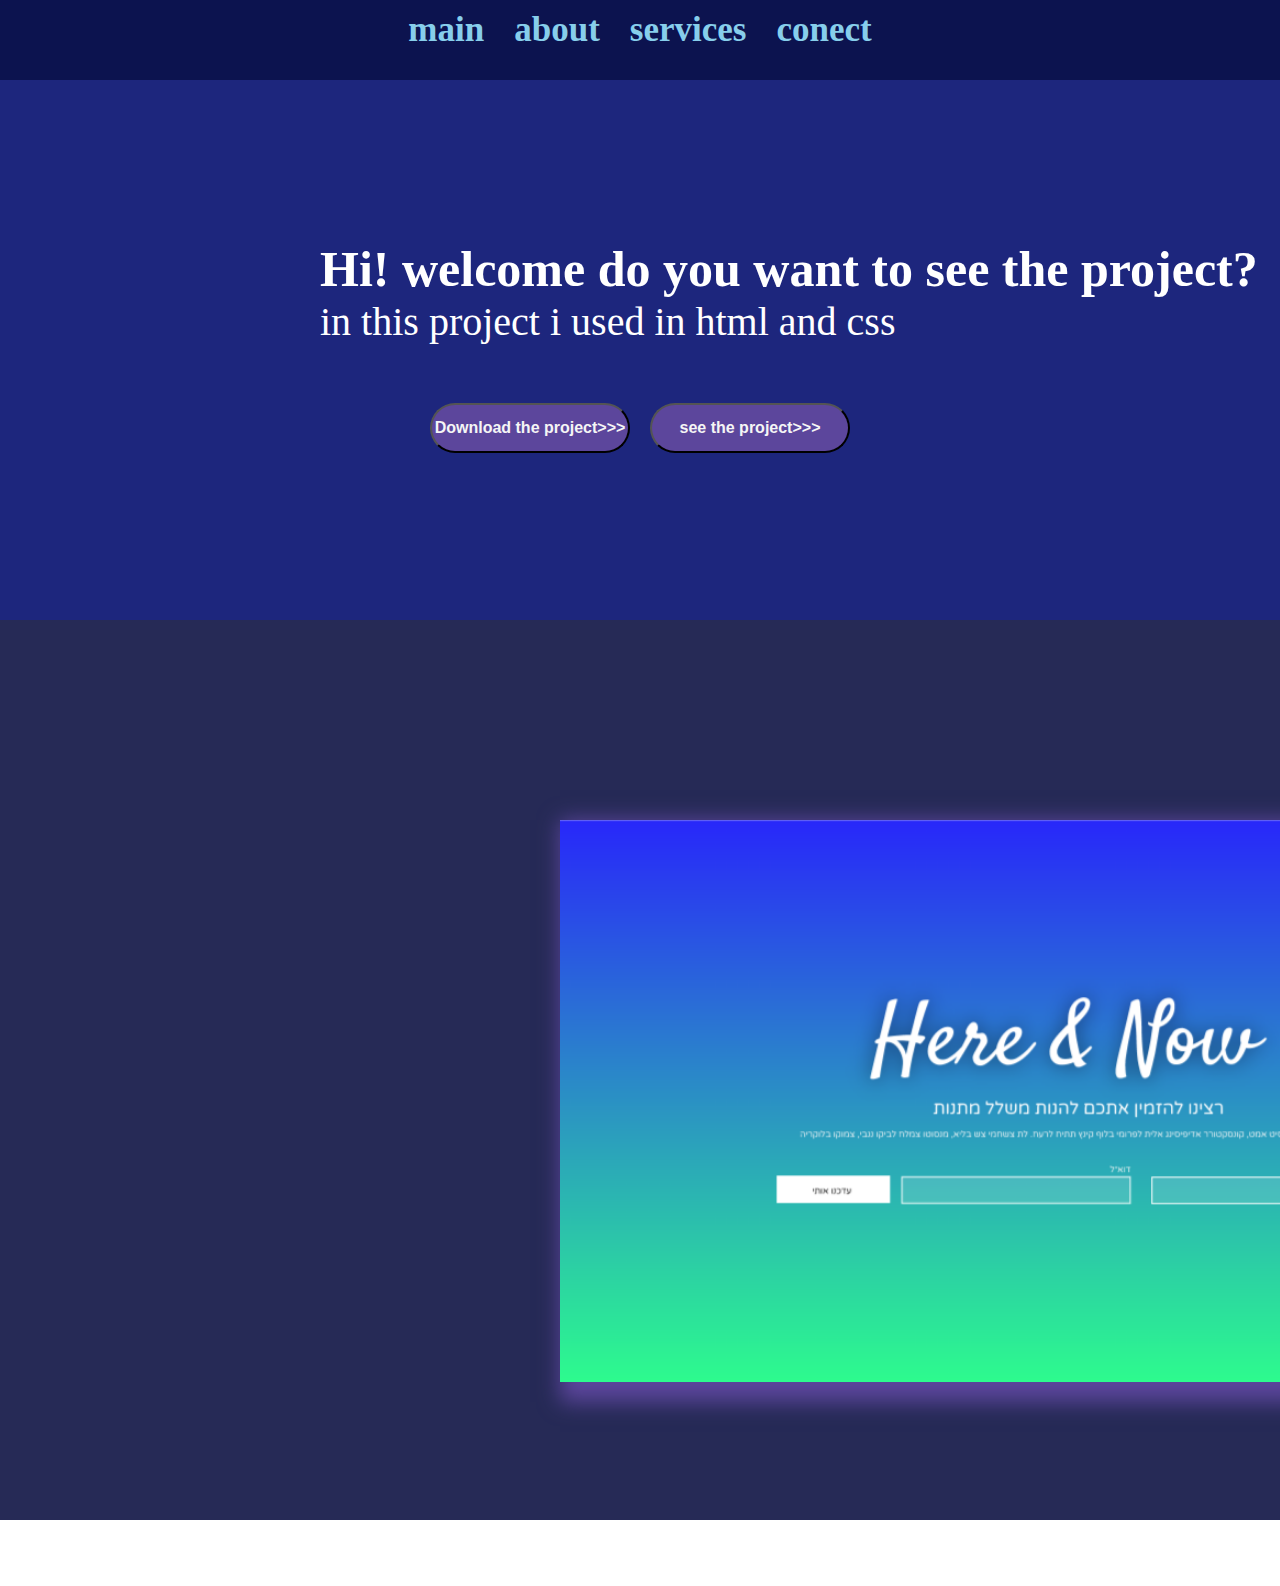
<file: projects/project1/landingpage.html>
<!DOCTYPE html>
<html lang="en">
  <head>
    <meta charset="UTF-8" />
    <meta name="viewport" content="width=device-width, initial-scale=1.0" />
    <title>landing page project 1</title>
    <link rel="stylesheet" href="./ladingpage.css" />
  </head>
  <body>
    <header>
      <section class="main">
        <nav>
          <ul>
            <li>conect</li>
            <li>services</li>
            <li>about</li>
            <li>main</li>
          </ul>
        </nav>
      </section>
    </header>
    <div class="header">
      <div class="text">
        <h1>Hi! welcome do you want to see the project?</h1>
        <p>in this project i used in html and css</p>
      </div>
      <div class="btn">
        <a href="./project1.zip" download="./project1.zip">
          <button class="download">Download the project>>></button></a
        >

        <a href="./project1.html"
          ><button class="project-watch">see the project>>></button></a
        >
      </div>
    </div>
    <div class="screenshots">
      <img src="./screenshots1.png" alt="" />
    </div>
  </body>
</html>
</file>
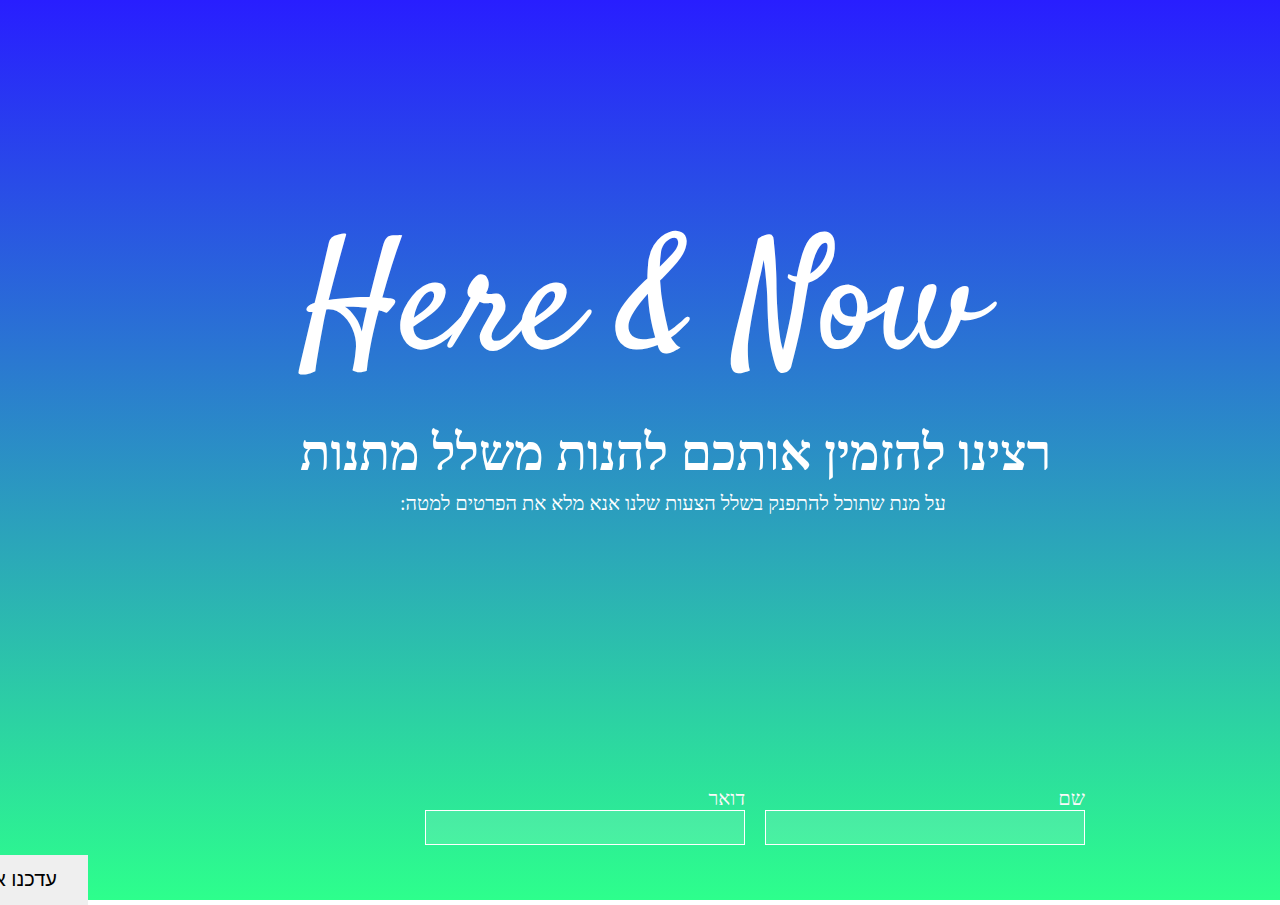
<file: projects/project1/project1.html>
<!DOCTYPE html>
<html lang="en">
  <head>
    <meta charset="UTF-8" />
    <meta name="viewport" content="width=device-width, initial-scale=1.0" />
    <title>project2</title>
    <link rel="stylesheet" href="./project1.css" />

    <style></style>
  </head>
  <body>
    <div class="cover">
      <div class="title-text">
        <h1>Here & Now</h1>
        <h2>רצינו להזמין אותכם להנות משלל מתנות</h2>
        <p>:על מנת שתוכל להתפנק בשלל הצעות שלנו אנא מלא את הפרטים למטה</p>
      </div>
      <form>
        <div class="form1">
          <label for="name"> דואר</label>
          <input type="email" id="email" required="" />
        </div>

        <div class="form2">
          <label for="name">שם</label>
          <input type="name" id="name" required="" />
        </div>
        <div class="btn"><button type="submit">עדכנו אותי</button></div>
      </form>
    </div>
  </body>
</html>
</file>
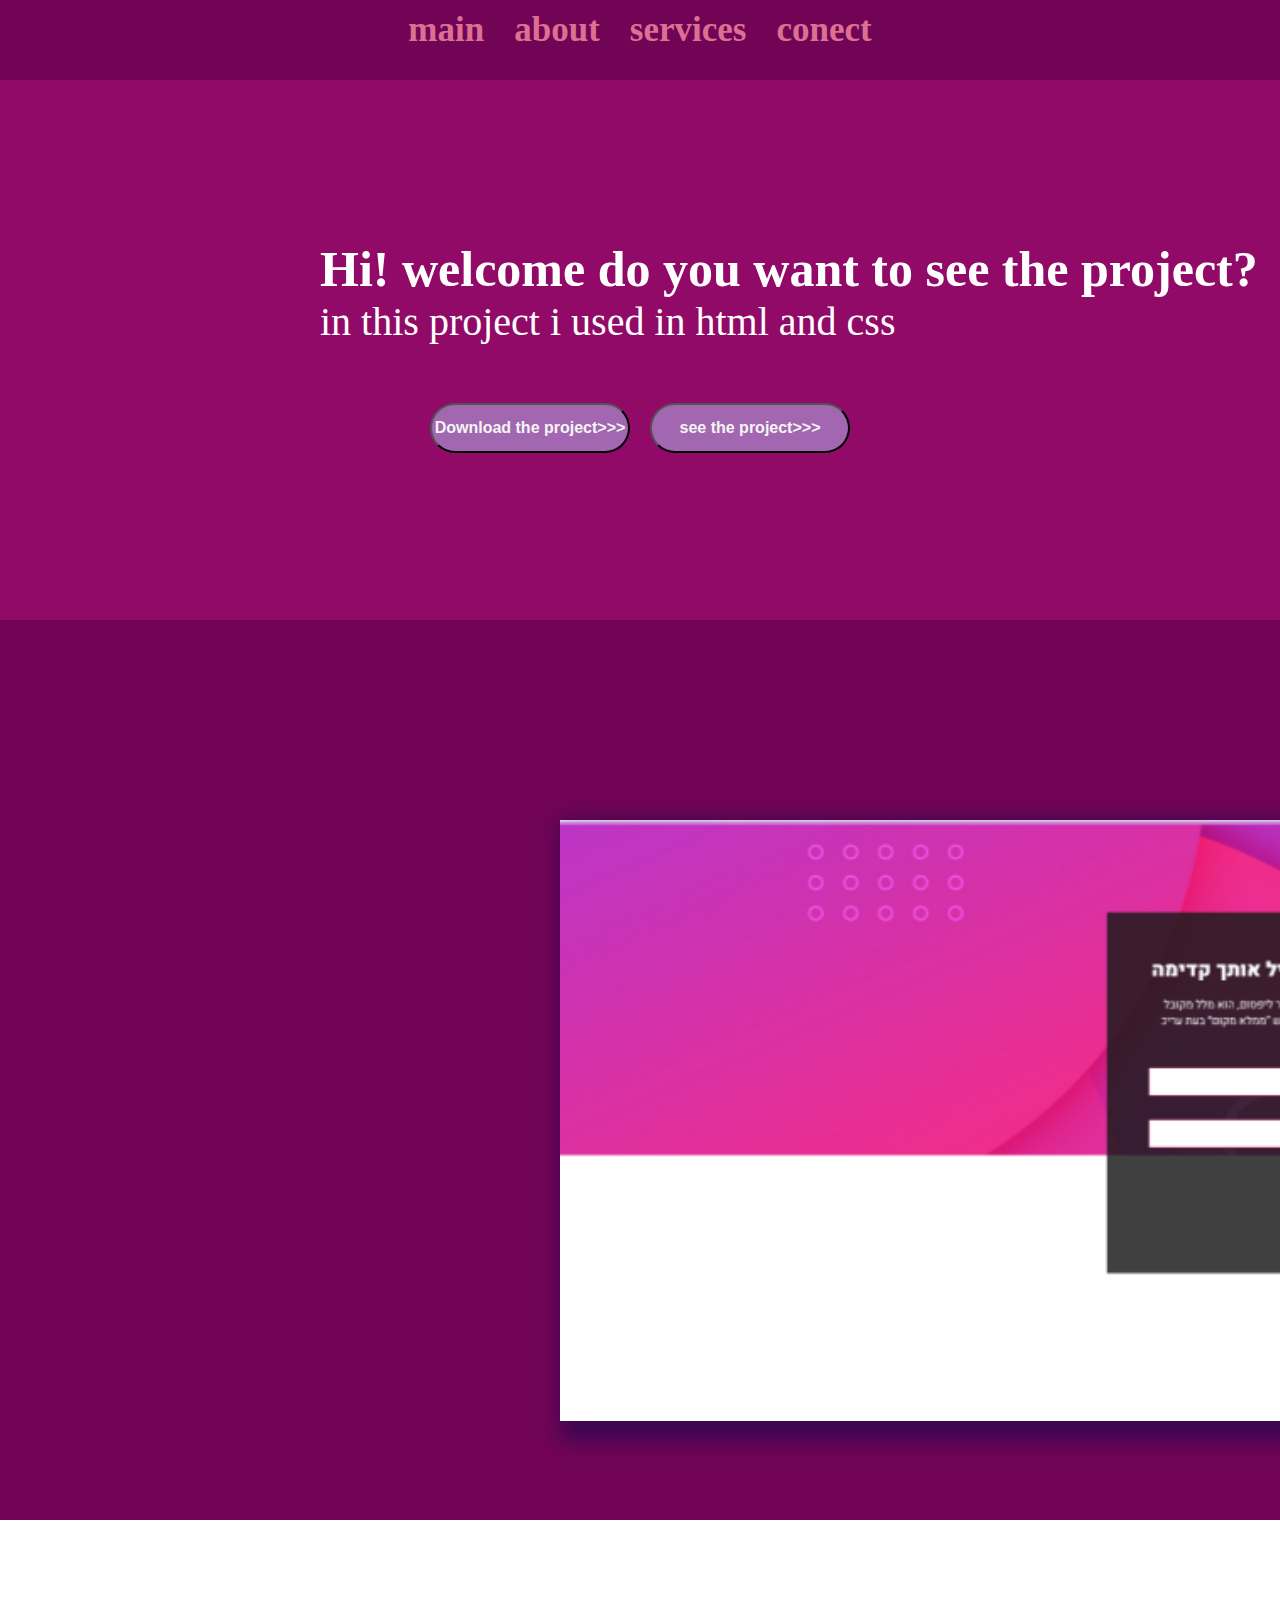
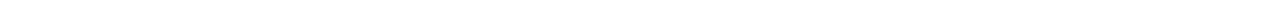
<file: projects/project2/ladingpage2.html>
<!DOCTYPE html>
<html lang="en">
  <head>
    <meta charset="UTF-8" />
    <meta name="viewport" content="width=device-width, initial-scale=1.0" />
    <title>landing page project 1</title>
    <link rel="stylesheet" href="./ladingpage2.css" />
  </head>
  <body>
    <header>
      <section class="main">
        <nav>
          <ul>
            <li>conect</li>
            <li>services</li>
            <li>about</li>
            <li>main</li>
          </ul>
        </nav>
      </section>
    </header>
    <div class="header">
      <h1>Hi! welcome do you want to see the project?</h1>
      <p>in this project i used in html and css</p>

      <div class="btn">
        <a href="./project2.zip" download="./project2.zip">
          <button class="download">Download the project>>></button></a
        >
        <a href="./project2.html">
          <button class="project-watch">see the project>>></button></a
        >
      </div>
    </div>
    <div class="screenshots">
      <img src="./screenshots.png" alt="" />
    </div>
  </body>
</html>
</file>
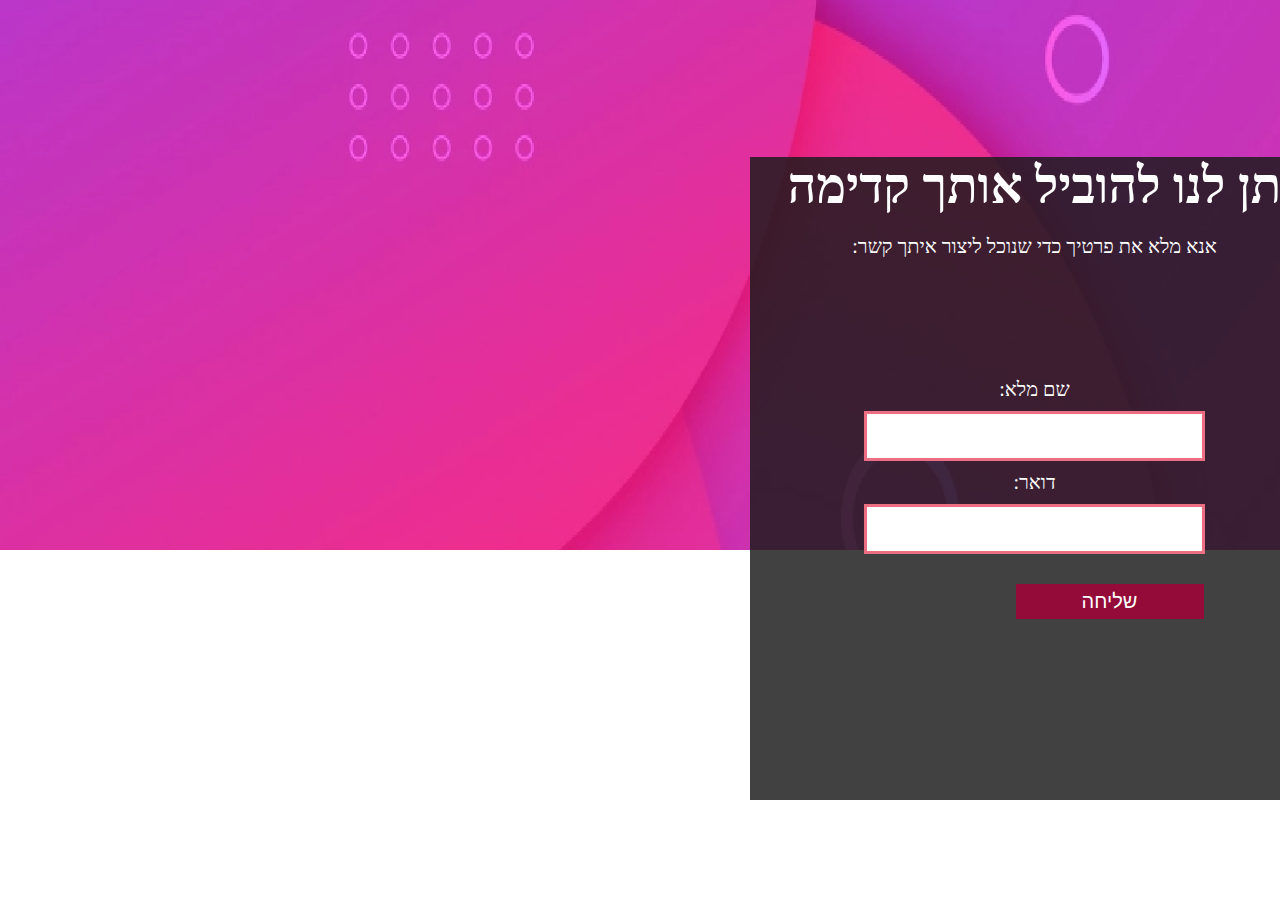
<file: projects/project2/project2.html>
<!DOCTYPE html>
<html lang="en">
  <head>
    <meta charset="UTF-8" />
    <meta name="viewport" content="width=device-width, initial-scale=1.0" />
    <title>project4</title>
    <link rel="stylesheet" href="project2.css" />

    <style></style>
  </head>
  <body>
    <div class="head">
      <img src="./ingproject2.png" class="for-desktop" />
      <img src="./for mobile.jpg" class="img-for-mobile" />
    </div>
    <div class="box">
      <h1>תן לנו להוביל אותך קדימה</h1>
      <p>:אנא מלא את פרטיך כדי שנוכל ליצור איתך קשר</p>
      <div class="form">
        <form>
          <div class="input-label2">
            <label for="name">שם מלא:</label>
            <br />
            <input type="text" id="text" />
          </div>
          <div class="input-label2">
            <label for="text"> דואר:</label>
            <br />
            <input type="email" id="email" />
          </div>
          <div class="btn"><button>שליחה</button></div>
        </form>
      </div>
    </div>
  </body>
</html>
</file>
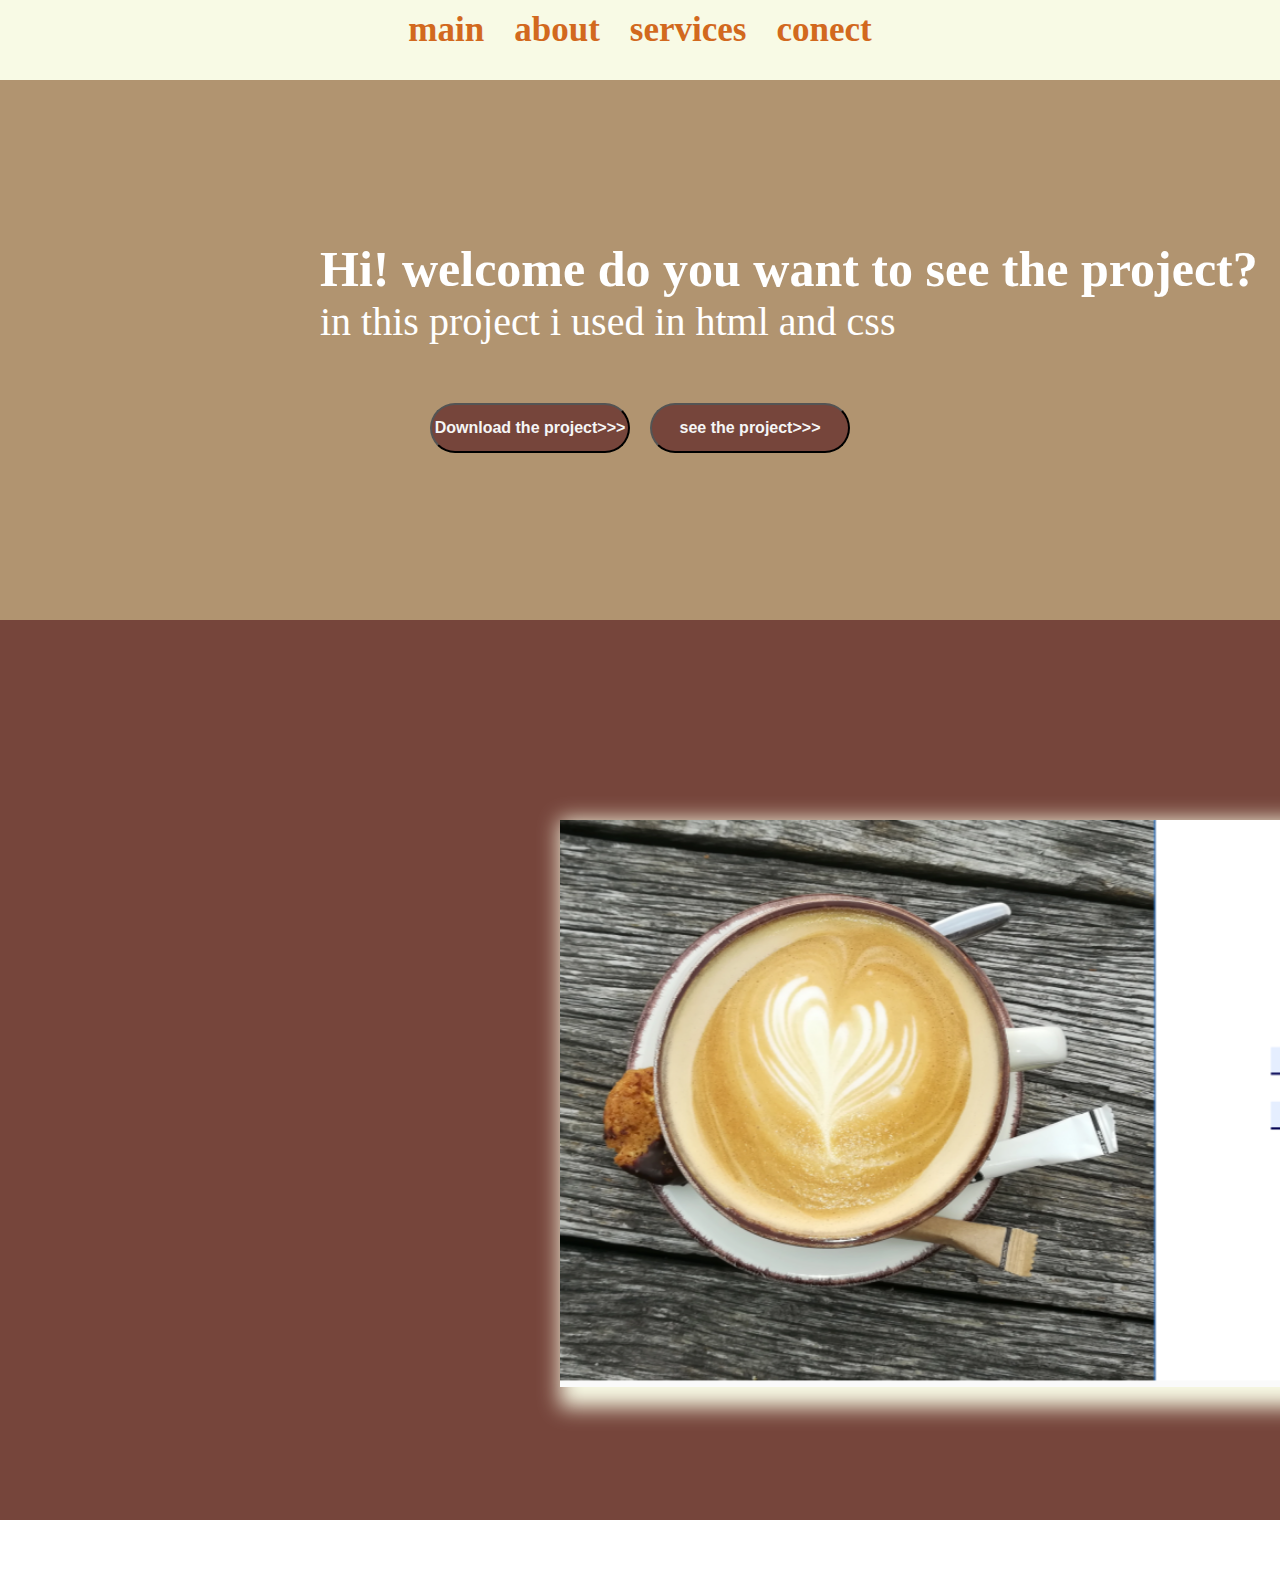
<file: projects/project3/landingpage3.html>
<!DOCTYPE html>
<html lang="en">
  <head>
    <meta charset="UTF-8" />
    <meta name="viewport" content="width=device-width, initial-scale=1.0" />
    <title>landing page project 1</title>
    <link rel="stylesheet" href="./ladingpage3.css" />
  </head>
  <body>
    <header>
      <section class="main">
        <nav>
          <ul>
            <li>conect</li>
            <li>services</li>
            <li>about</li>
            <li>main</li>
          </ul>
        </nav>
      </section>
    </header>
    <div class="header">
      <h1>Hi! welcome do you want to see the project?</h1>
      <p>in this project i used in html and css</p>

      <div class="btn">
        <a href="./project3.zip" download="./project3.zip">
          <button class="download">Download the project>>></button></a
        >
        <a href="./project3.html">
          <button class="project-watch">see the project>>></button></a
        >
      </div>
    </div>
    <div class="screenshots">
      <img src="./screenshot3.png" alt="" />
    </div>
  </body>
</html>
</file>
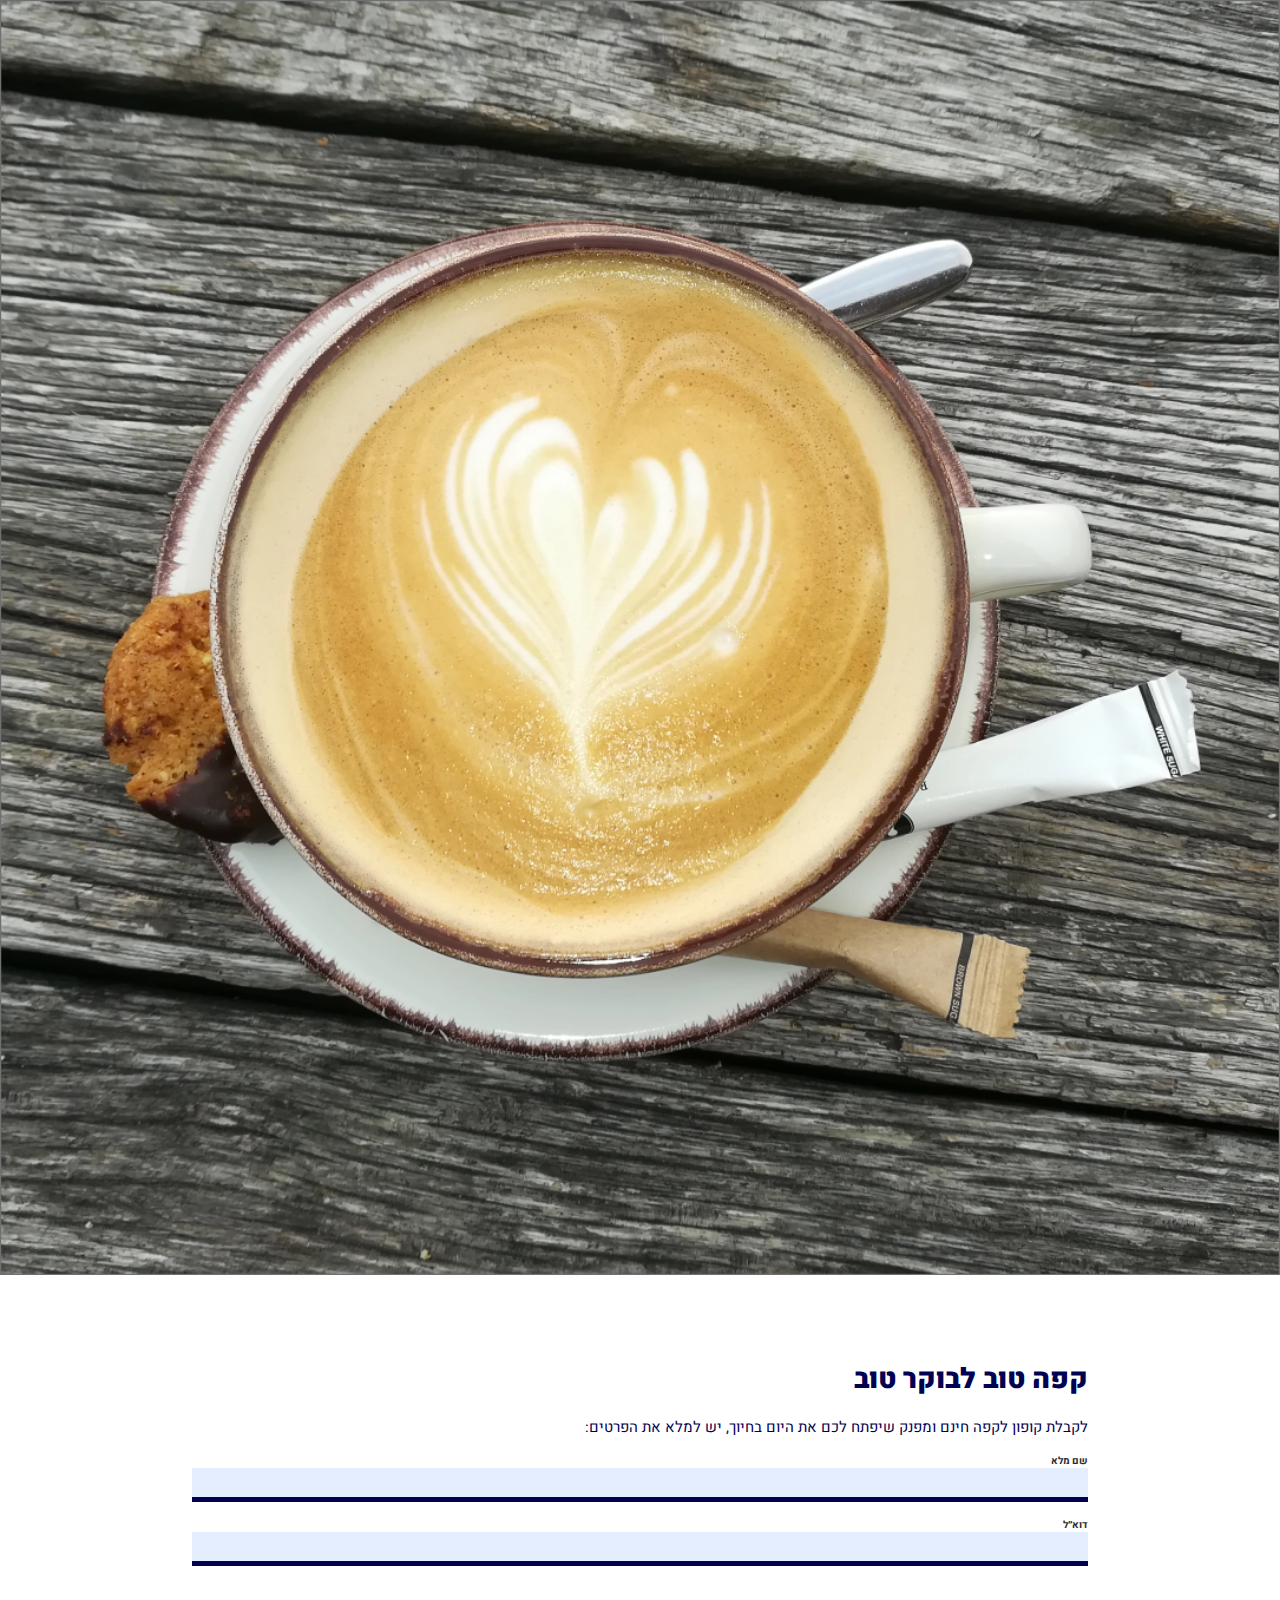
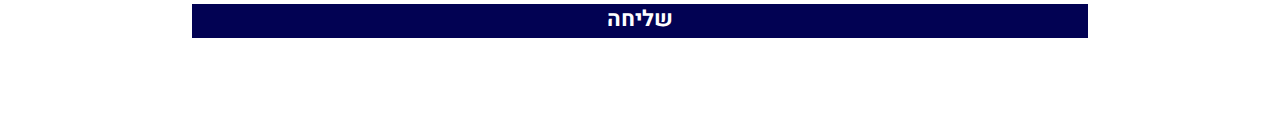
<file: projects/project3/project3.html>
<!DOCTYPE html>
<html lang="en">
  <head>
    <meta charset="UTF-8" />
    <meta name="viewport" content="width=device-width, initial-scale=1.0" />
    <title>project3</title>

    <link rel="stylesheet" href="project3.css" />
    <link rel="preconnect" href="https://fonts.googleapis.com" />
    <link rel="preconnect" href="https://fonts.gstatic.com" crossorigin />
    <link
      href="https://fonts.googleapis.com/css2?family=Heebo:wght@100;200;300;400;500;600;700;800;900&display=swap"
      rel="stylesheet"
    />
  </head>

  <body>
    <div id="container">
      <div id="container-img">
        <img src="./Coffee.png" alt="" />
      </div>

      <div id="container-content">
        <form id="form">
          <h1>קפה טוב לבוקר טוב</h1>
          <p>
            לקבלת קופון לקפה חינם ומפנק שיפתח לכם את היום בחיוך, יש למלא את
            הפרטים:
          </p>

          <div class="form-control">
            <label for="name">שם מלא</label>
            <input id="name" type="text" required />
          </div>
          <div class="form-control">
            <label for="email">דוא״ל</label>
            <input id="email" type="email" required />
          </div>
          <div class="form-control">
            <input type="submit" value="שליחה" />
          </div>
        </form>
      </div>
    </div>
  </body>
</html>
</file>
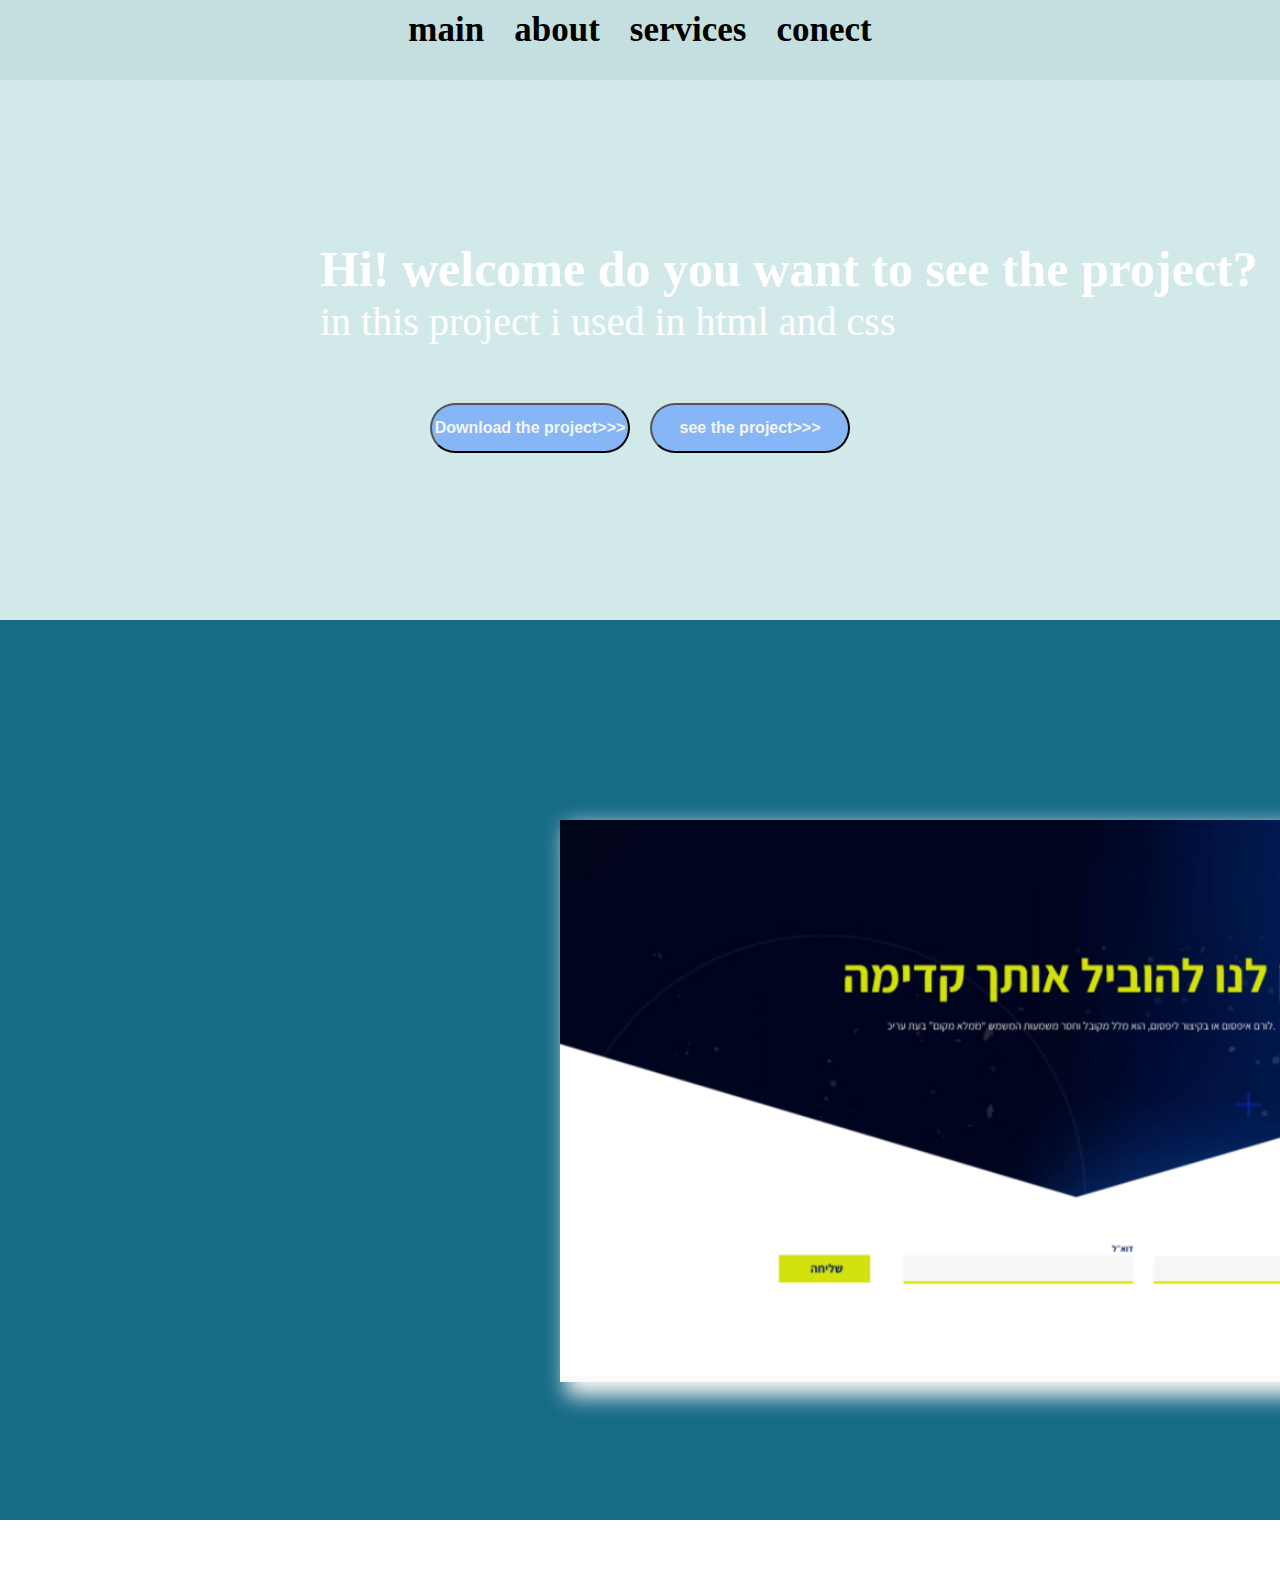
<file: projects/project4/ladingpage4.html>
<!DOCTYPE html>
<html lang="en">
  <head>
    <meta charset="UTF-8" />
    <meta name="viewport" content="width=device-width, initial-scale=1.0" />
    <title>landing page project 1</title>
    <link rel="stylesheet" href="./ladingpage4.css" />
  </head>
  <body>
    <header>
      <section class="main">
        <nav>
          <ul>
            <li>conect</li>
            <li>services</li>
            <li>about</li>
            <li>main</li>
          </ul>
        </nav>
      </section>
    </header>
    <div class="header">
      <h1>Hi! welcome do you want to see the project?</h1>
      <p>in this project i used in html and css</p>

      <div class="btn">
        <a href="./project4.zip" download="./project4.zip">
          <button class="download">Download the project>>></button></a
        >
        <a href="./project4.html">
          <button class="project-watch">see the project>>></button></a
        >
      </div>
    </div>
    <div class="screenshots">
      <img src="./screenshots4.png" alt="" />
    </div>
  </body>
</html>
</file>
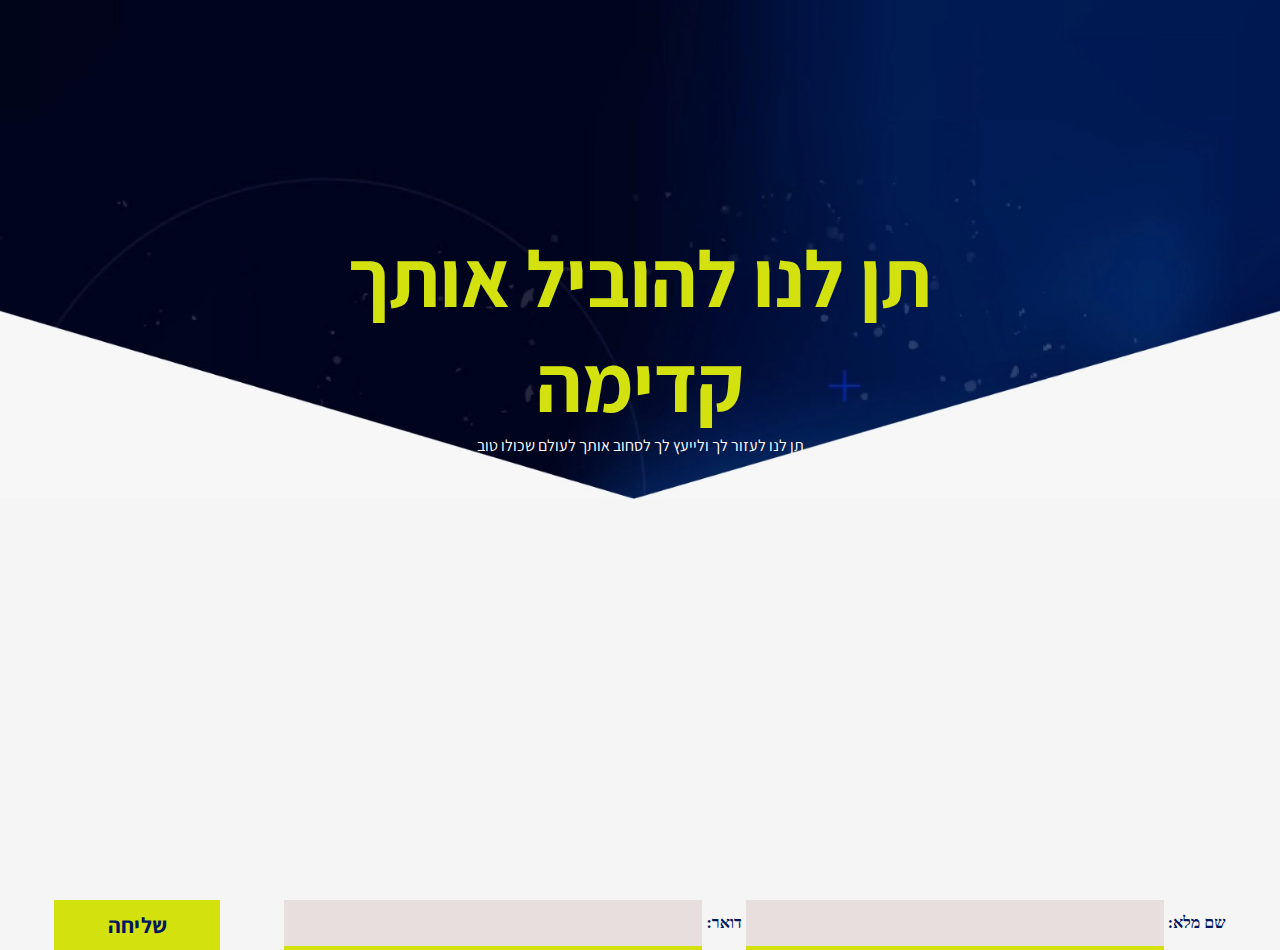
<file: projects/project4/project4.html>
<!DOCTYPE html>
<html lang="en">
  <head>
    <meta charset="UTF-8" />
    <meta name="viewport" content="width=device-width, initial-scale=1.0" />
    <title>project1</title>
    <link rel="stylesheet" href="project4.css" />
    <link
      href="https://fonts.googleapis.com/css2?family=Assistant:wght@300;700&amp;family=Caveat:wght@700&amp;family=Satisfy&amp;family=Varela+Round&amp;display=swap"
      rel="stylesheet"
    />
    <link rel="preconnect" href="https://fonts.googleapis.com" />
    <link rel="preconnect" href="https://fonts.gstatic.com" crossorigin="" />
    <style></style>
  </head>
  <body>
    <div class="container">
      <section>
        <img src="./project1 img.jpg" alt="" />
        <div class="overlay-text">
          <h1>תן לנו להוביל אותך קדימה</h1>
          <p>תן לנו לעזור לך ולייעץ לך לסחוב אותך לעולם שכולו טוב</p>
        </div>
      </section>
    </div>
    <form class="form">
      <div class="input-box">
        <label for="name">שם מלא:</label>

        <input type="text" />
        <label for="email">דואר:</label>
        <input type="email" id="email" />
      </div>
      <div class="btn"><button type="submit">שליחה</button></div>
    </form>
  </body>
</html>
</file>
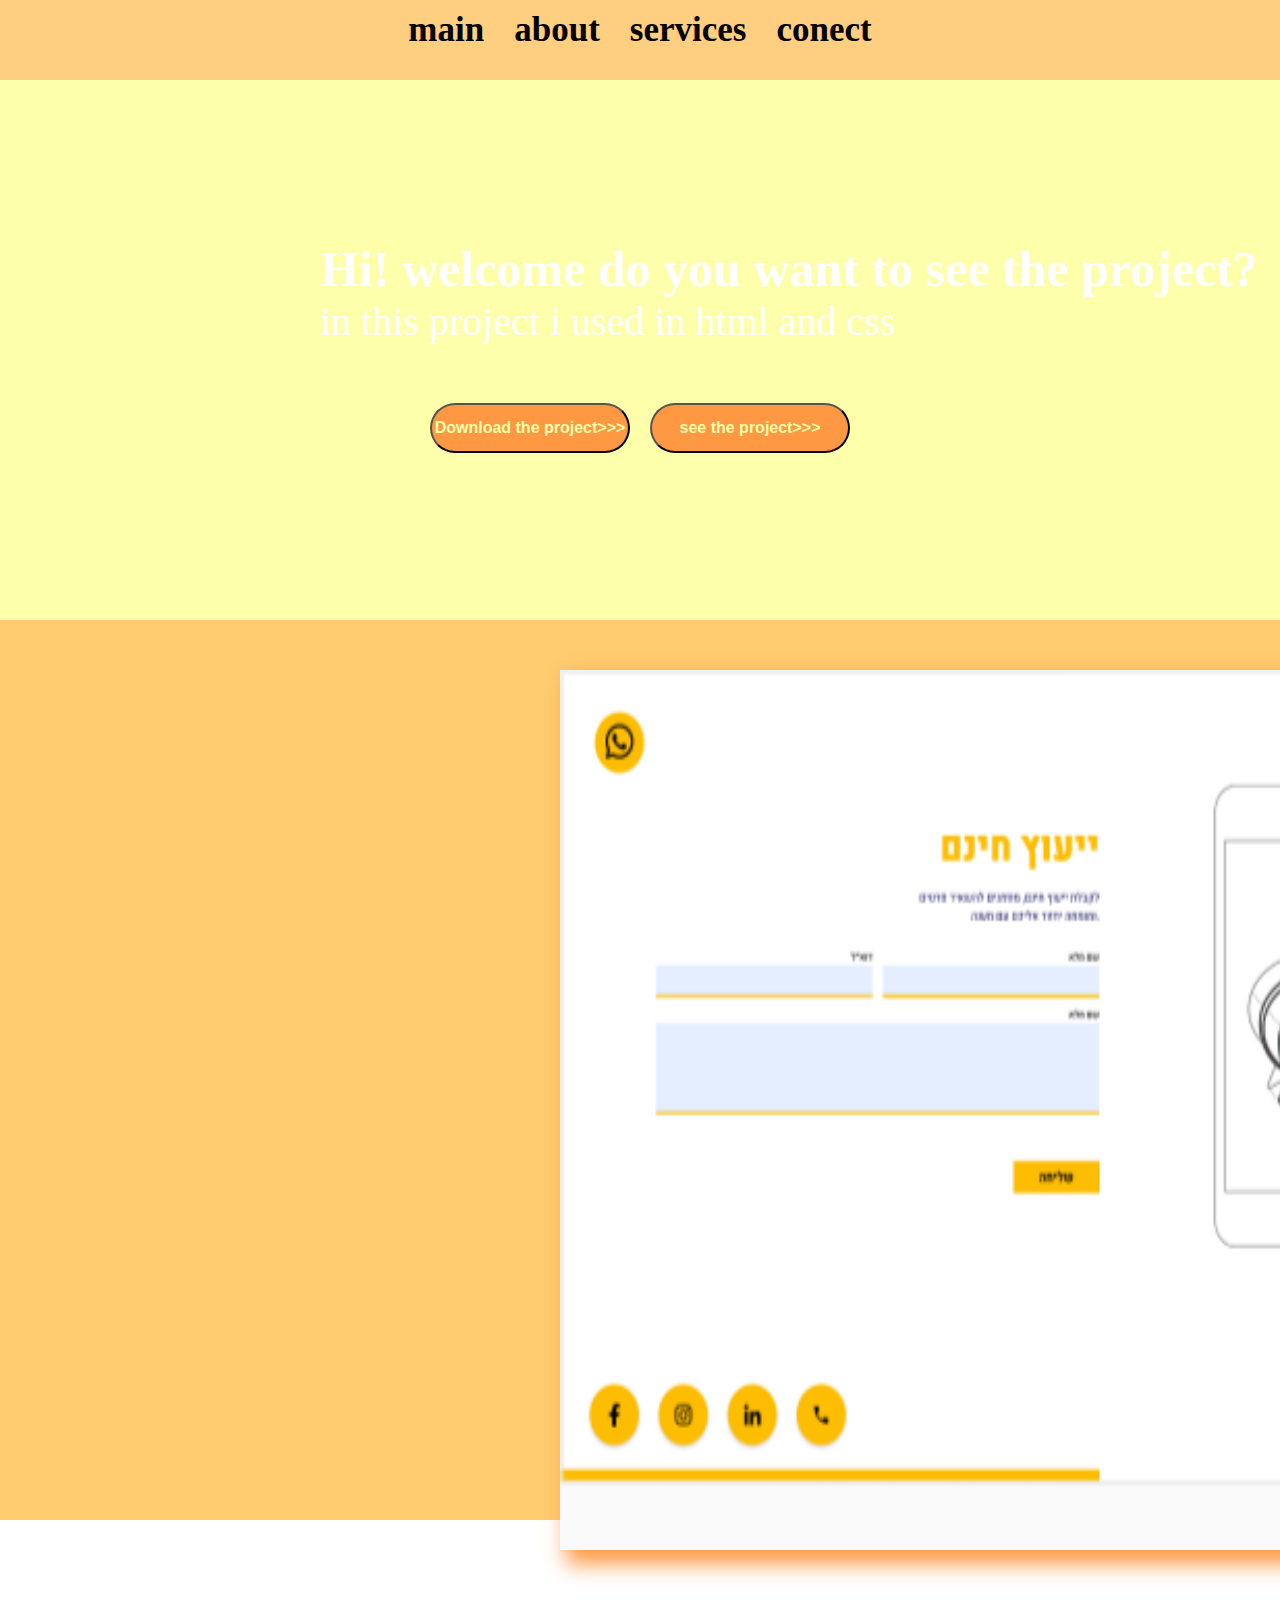
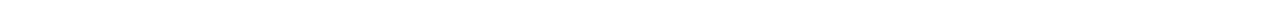
<file: projects/project5/ladingpage5.html>
<!DOCTYPE html>
<html lang="en">
  <head>
    <meta charset="UTF-8" />
    <meta name="viewport" content="width=device-width, initial-scale=1.0" />
    <title>landing page project 1</title>
    <link rel="stylesheet" href="./ladingpage5.css" />
  </head>
  <body>
    <header>
      <section class="main">
        <nav>
          <ul>
            <li>conect</li>
            <li>services</li>
            <li>about</li>
            <li>main</li>
          </ul>
        </nav>
      </section>
    </header>
    <div class="header">
      <h1>Hi! welcome do you want to see the project?</h1>
      <p>in this project i used in html and css</p>

      <div class="btn">
        <a href="./project5.zip" download="./project5.zip">
          <button class="download">Download the project>>></button></a
        >
        <a href="./project5.html">
          <button class="project-watch">see the project>>></button></a
        >
      </div>
    </div>
    <div class="screenshots">
      <img src="./screenshots5.png" alt="" />
    </div>
  </body>
</html>
</file>
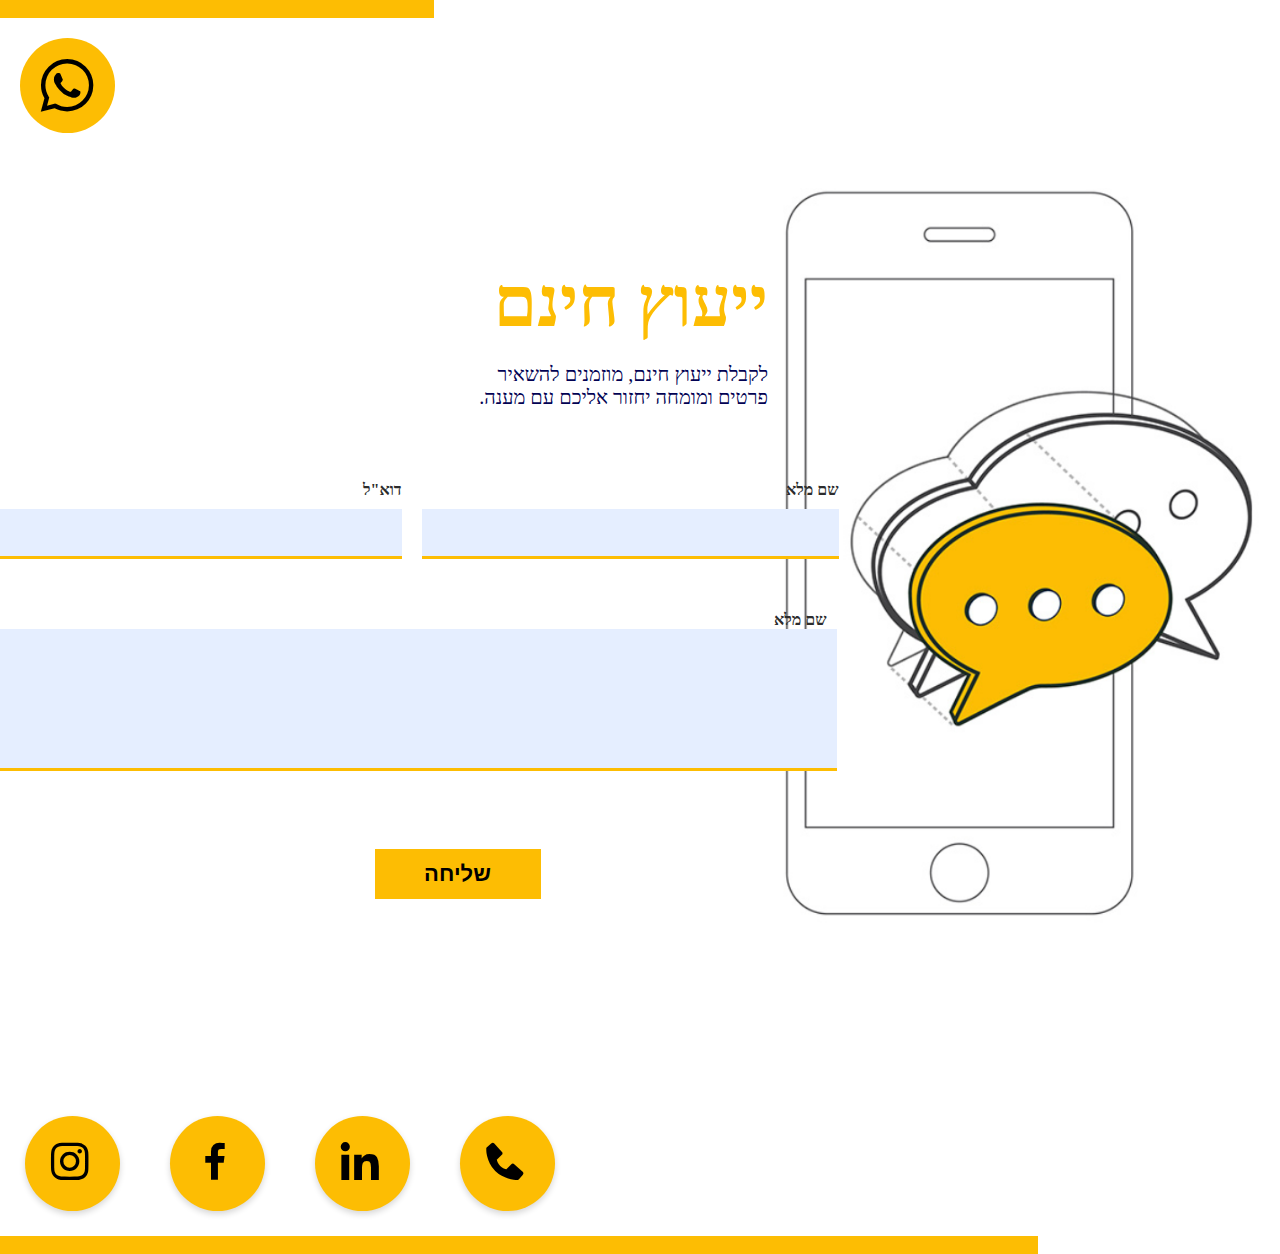
<file: projects/project5/project5.html>
<!DOCTYPE html>
<html lang="en">
  <head>
    <meta charset="UTF-8" />
    <meta name="viewport" content="width=device-width, initial-scale=1.0" />
    <title>project5</title>
    <link rel="stylesheet" href="project5.css" />
    <link
      href="https://unpkg.com/boxicons@2.1.4/css/boxicons.min.css"
      rel="stylesheet"
    />

    <style></style>
  </head>
  <body>
    <div class="box-orange"></div>

    <div class="box-icon1">
      <li><i class="bx bxl-whatsapp"></i></li>
    </div>
    <div class="title">
      <h1>ייעוץ חינם</h1>
      <p>לקבלת ייעוץ חינם, מוזמנים להשאיר פרטים ומומחה יחזור אליכם עם מענה.</p>
    </div>

    <div class="img-project">
      <img src="./img-project5.png" alt="" />
    </div>

    <main>
      <form>
        <div class="registration-form">
          <div class="name-email">
            <div>
              <label for="text">שם מלא</label>
              <input class="input1" type="text" required="" />
            </div>
            <div>
              <label for="text">דוא"ל</label>
              <input class="input2" type="email" required="" />
            </div>
          </div>

          <div class="box-content">
            <label for="text">שם מלא</label>
            <input id="content" type="text" required="" />
          </div>
          <div>
            <button class="btn">שליחה</button>
          </div>
        </div>
      </form>
    </main>

    <footer>
      <div class="box-icon2">
        <div class="instegram">
          <li><i class="bx bxl-instagram"></i></li>
        </div>
        <div class="facebook">
          <li><i class="bx bxl-facebook"></i></li>
        </div>
        <div class="in">
          <li><i class="bx bxl-linkedin"></i></li>
        </div>
        <div class="call">
          <li><i class="bx bxs-phone"></i></li>
        </div>
      </div>
      <div class="box-orange1"></div>
    </footer>
  </body>
</html>
</file>
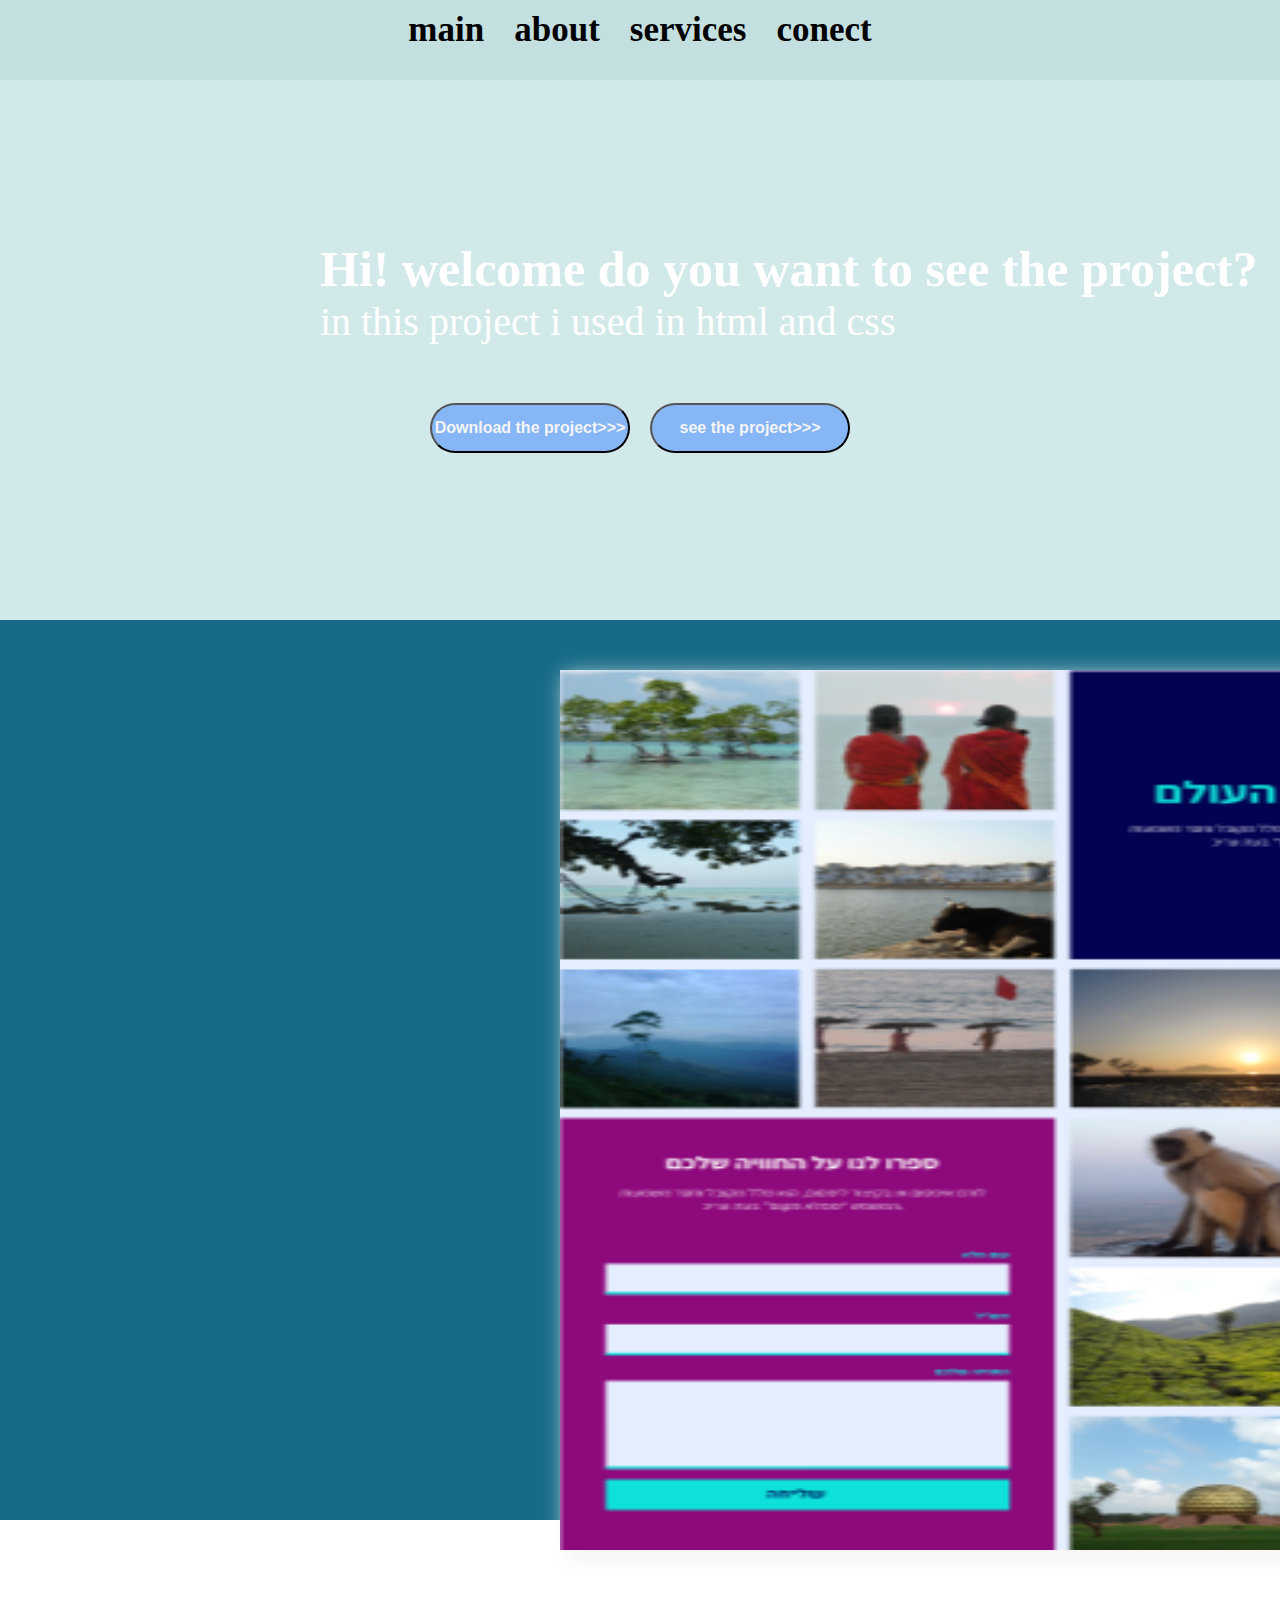
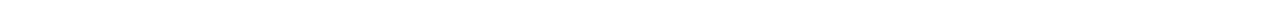
<file: projects/project6/ladingpage6.html>
<!DOCTYPE html>
<html lang="en">
  <head>
    <meta charset="UTF-8" />
    <meta name="viewport" content="width=device-width, initial-scale=1.0" />
    <title>landing page project 1</title>
    <link rel="stylesheet" href="./ladingpage6.css" />
  </head>
  <body>
    <header>
      <section class="main">
        <nav>
          <ul>
            <li>conect</li>
            <li>services</li>
            <li>about</li>
            <li>main</li>
          </ul>
        </nav>
      </section>
    </header>
    <div class="header">
      <h1>Hi! welcome do you want to see the project?</h1>
      <p>in this project i used in html and css</p>

      <div class="btn">
        <button class="download">
          <a href="./project6.zip" download="./project6.zip"></a>Download the
          project>>>
        </button>
        <a href="./project6.html">
          <button class="project-watch">see the project>>></button></a
        >
      </div>
    </div>
    <div class="screenshots">
      <img src="./screenshots6.png" alt="" />
    </div>
  </body>
</html>
</file>
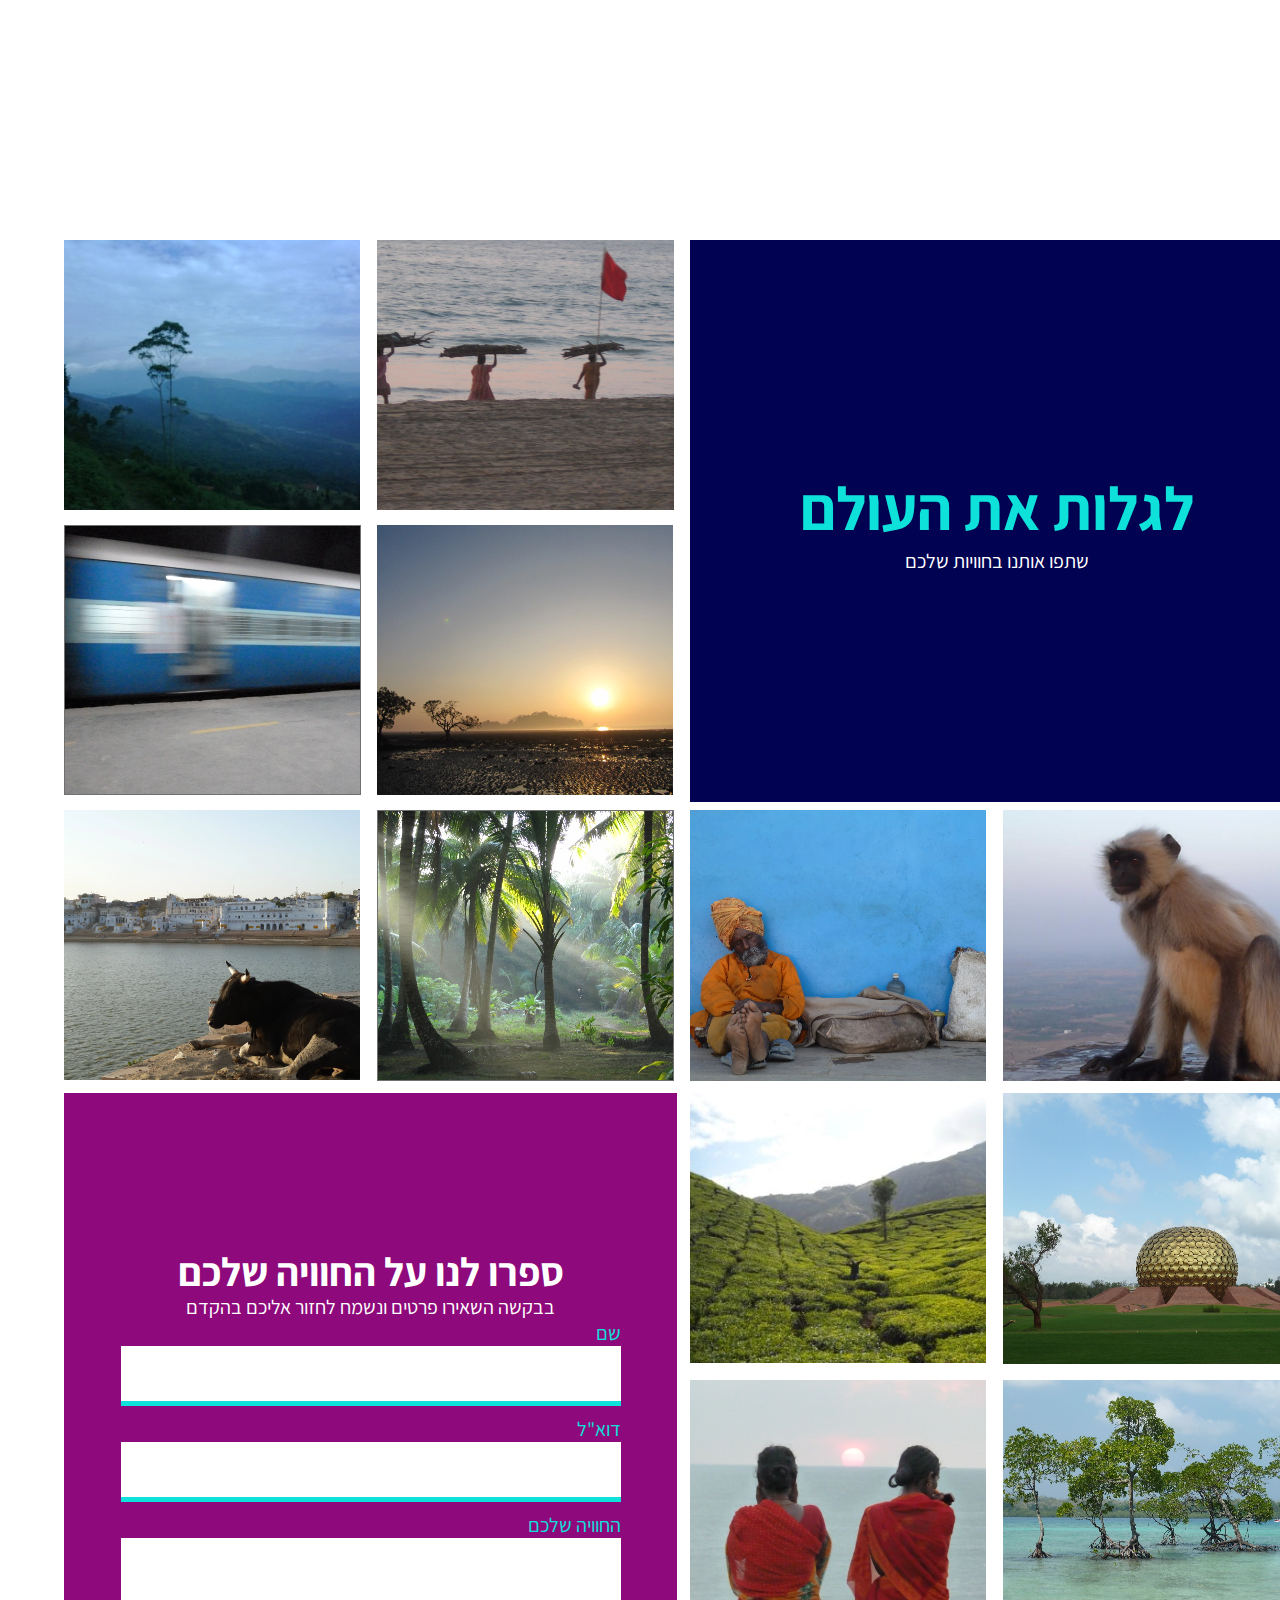
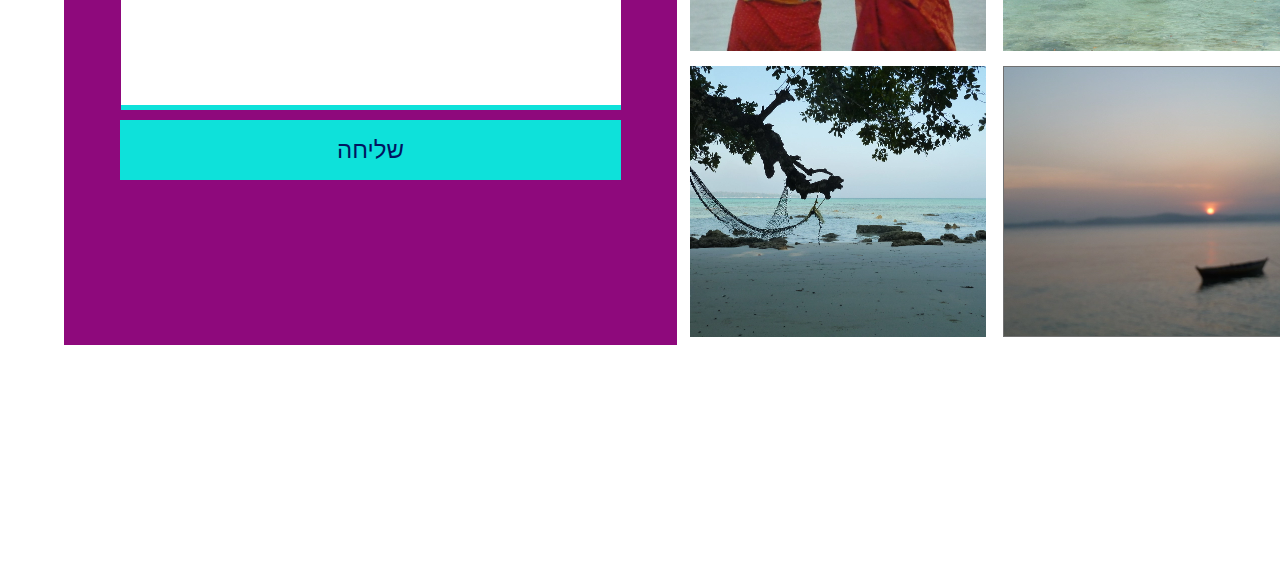
<file: projects/project6/project6.html>
<!DOCTYPE html>
<html lang="en">
  <head>
    <meta charset="UTF-8" />
    <meta name="viewport" content="width=device-width, initial-scale=1.0" />
    <title>project6</title>
    <link rel="stylesheet" href="./project6.css" />
    <link rel="preconnect" href="https://fonts.googleapis.com" />
    <link rel="preconnect" href="https://fonts.gstatic.com/" crossorigin="" />
    <link
      href="https://fonts.googleapis.com/css2?family=Assistant:wght@200;300;400;500;600;700;800&amp;family=Heebo:wght@100;200;300;400;500;600;700;800;900&amp;display=swap"
      rel="stylesheet"
    />
  </head>
  <body>
    <div class="container">
      <div class="blue-box">
        <h1>לגלות את העולם</h1>
        <p>שתפו אותנו בחוויות שלכם</p>
      </div>
      <div class="img 1"><img src="./project6.1.png" alt="" /></div>
      <div class="img 2"><img src="./project6.2.png" alt="" /></div>
      <div class="img 3"><img src="./project6.3.png" alt="" /></div>
      <div class="img 4"><img src="./project6.4.png" alt="" /></div>
      <div class="img 5"><img src="./project6.5.png" alt="" /></div>
      <div class="img 6"><img src="./project6.png" alt="" /></div>
      <div class="img 7"><img src="./project6.7.png" alt="" /></div>
      <div class="img 8"><img src="./project6.8.png" alt="" /></div>
      <div class="img 9"><img src="./project6.9.png" alt="" /></div>
      <div class="img 10"><img src="./project6.10.png" alt="" /></div>
      <div class="img 11"><img src="./project6.11.png" alt="" /></div>
      <div class="img 12"><img src="./project6.12.png" alt="" /></div>
      <div class="img 13"><img src="./project6.13.png" alt="" /></div>
      <div class="img 14"><img src="./project.14.png" alt="" /></div>
      <div class="form">
        <h1>ספרו לנו על החוויה שלכם</h1>
        <p>בבקשה השאירו פרטים ונשמח לחזור אליכם בהקדם</p>
        <form action="">
          <label for="name">שם</label>
          <input type="text" id="name" required="" />
          <br />
          <label for="email">דוא"ל</label>
          <input type="text" id="email" required="" />
          <br />
          <label for="free text">החוויה שלכם</label>
          <input type="text" id="free-text" required="" />
          <br />
          <input id="btn" type="submit" value="שליחה" />
        </form>
      </div>
    </div>
  </body>
</html>
</file>
<file: projects/project1/ladingpage.css>
* {
  margin: 0;
  padding: 0;
  box-sizing: border-box;
}

nav ul {
  height: 80px;
  position: relative;

  display: flex;
  justify-content: center;

  direction: rtl;
}

.main {
  background-color: #0c134f;
}

.main li {
  color: skyblue;
  list-style-type: none;
  padding: 10px 15px;
  font-size: 35px;
  font-weight: 700;
  direction: ltr;
}

.header {
  padding-top: 10rem;
  width: 100vw;
  height: 60vh;
  background-color: #1d267d;
}

.header h1 {
  font-size: 50px;
  color: white;
  padding-left: 20rem;
}

.header p {
  color: white;
  font-size: 40px;
  padding-left: 20rem;
}

.btn {
  margin-top: 3rem;
  display: flex;
  justify-content: center;
}

.btn .download,
.project-watch {
  background-color: #5c469c;
  width: 200px;
  height: 50px;
  font-size: 16px;
  font-weight: 900;
  border-radius: 25px 25px;
  margin: 10px;
  color: whitesmoke;
}

.screenshots {
  width: 100vw;
  height: 100vh;
  background-color: #262a56;
}

.screenshots img {
  position: relative;
  margin: 200px;
  margin-left: 35rem;
  width: 1000px;
  box-shadow: 10px 10px 20px 10px #5c469c;
}

@media (max-width: 900px) {
  nav ul {
    display: none;
  }

  .main li {
    display: none;
  }

  .header {
    padding-top: 5rem;
    height: 90vh;
    width: 100vw;
  }

  .header h1 {
    font-size: 50px;

    padding: 2rem;
  }

  .header p {
    font-size: 40px;
    padding: 2rem;
  }

  .btn {
    margin-top: 3rem;
    display: flex;
    justify-content: center;
  }

  .btn .download,
  .project-watch {
    width: 150px;
    height: 80px;
    font-size: 18px;
    font-weight: 900;
    border-radius: 0;
    margin: 10px;
  }

  .screenshots {
    width: 100vw;
    height: 100vh;
  }

  .screenshots img {
    position: relative;

    margin: auto;
    width: 100vw;
  }
}
</file>
<file: projects/project1/project1.css>
@import url("https://fonts.googleapis.com/css2?family=Satisfy&display=swap");

* {
  margin: 0;
  padding: 0;
  box-sizing: border-box;
}

.cover {
  width: 100vw;
  height: 100vh;
  background: linear-gradient(#281eff, #2dff8c);
}

.cover h1 {
  font-weight: 200;
  font-family: "Satisfy";
  position: relative;
  font-size: 155px;
  top: 200px;
  left: 300px;
  color: white;
}

.cover h2 {
  position: relative;
  font-size: 50px;
  top: 200px;
  left: 300px;
  color: white;
}

.cover p {
  margin-top: 10px;
  color: white;
  position: relative;
  font-size: 20px;
  top: 200px;
  left: 400px;
}

.cover form {
  display: flex;
  position: absolute;
  width: 500px;
  bottom: 10px;
  left: 450px;
}

.form2,
.form1 {
  direction: rtl;
  font-size: 20px;
  width: 250px;
  display: flex;
  flex-direction: column;

  margin: 45px;
  color: #f9f9f9;
}

input {
  border: 1px solid white;
  width: 20rem;
  height: 35px;
  background-color: #f6f6f624;
}

.btn {
  position: absolute;
  left: -400px;
  bottom: 0px;
}

.btn button {
  margin: -7rem;
  font-size: 20px;
  font-weight: 200px;

  width: 150px;
  height: 50px;
  border: none;
}

@media (max-width: 700px) {
  .cover {
    width: 100vw;
    height: 100vh;
    background: linear-gradient(#281eff, #2dff8c);
  }

  .title-text h1 {
    font-weight: 100;
    font-size: 50px;
  }

  .title-text h2 {
    font-size: 25px;
  }

  .title-text p {
    left: 23rem;
    font-size: 16px;
  }

  .cover .title-text {
    display: flex;
    flex-direction: column;

    justify-content: center;
    text-align: center;

    position: relative;
    left: -330px;
  }

  .cover form {
    margin: 10rem;
    flex-direction: column;
    display: inline;
    width: 100px;
    left: 200px;
    bottom: 0px;
  }

  .form2,
  .form1 {
    direction: rtl;
    font-size: 16px;
    width: 100px;
    display: flex;
    padding-right: 10rem;
    flex-direction: column;

    margin: 20px;
  }

  input {
    width: 15rem;
    height: 25px;
    background-color: #f6f6f624;
  }

  .btn {
    position: relative;
    margin: 50px;
    padding-left: 30px;
    left: -140px;
  }
}
</file>
<file: projects/project2/ladingpage2.css>
* {
  margin: 0;
  padding: 0;
  box-sizing: border-box;
}

nav ul {
  height: 80px;
  position: relative;

  display: flex;
  justify-content: center;

  direction: rtl;
}

.main {
  background-color: #720455;
}

.main li {
  color: palevioletred;
  list-style-type: none;
  padding: 10px 15px;
  font-size: 35px;
  font-weight: 700;
  direction: ltr;
}

.header {
  padding-top: 10rem;
  width: 100vw;
  height: 60vh;
  background-color: #910a67;
}

.header h1 {
  font-size: 50px;
  color: white;
  padding-left: 20rem;
}

.header p {
  color: white;
  font-size: 40px;
  padding-left: 20rem;
}

.btn {
  margin-top: 3rem;
  display: flex;
  justify-content: center;
}

.btn .download,
.project-watch {
  background-color: #a367b1;
  width: 200px;
  height: 50px;
  font-size: 16px;
  font-weight: 900;
  border-radius: 25px 25px;
  margin: 10px;
  color: whitesmoke;
}

.screenshots {
  width: 100vw;
  height: 100vh;
  background-color: #720455;
}

.screenshots img {
  position: relative;
  margin: 200px;
  margin-left: 35rem;
  width: 1000px;
  box-shadow: 10px 10px 20px 10px #3c0753;
}

@media (max-width: 900px) {
  nav ul {
    display: none;
  }

  .main li {
    display: none;
  }

  .header {
    padding-top: 5rem;
    height: 90vh;
    width: 100vw;
  }

  .header h1 {
    font-size: 50px;

    padding: 2rem;
  }

  .header p {
    font-size: 40px;
    padding: 2rem;
  }

  .btn {
    margin-top: 3rem;
    display: flex;
    justify-content: center;
  }

  .btn .download,
  .project-watch {
    width: 150px;
    height: 80px;
    font-size: 18px;
    font-weight: 900;
    border-radius: 0;
    margin: 10px;
  }

  .screenshots {
    width: 100vw;
    height: 100vh;
  }

  .screenshots img {
    position: relative;

    margin: auto;
    width: 100vw;
  }
}
</file>
<file: projects/project2/project2.css>
* {
  margin: 0;
  padding: 0;
  box-sizing: border-box;
}
.img-for-mobile {
  display: none;
}
.head {
  height: fit-content;
  width: 100vw;
}
.for-desktop {
  width: 100%;
  height: 550px;
}
.box {
  justify-content: space-evenly;
  align-items: center;
  display: inline;
  flex-direction: column;
  position: absolute;
  top: 157px;
  left: 750px;
  width: 569px;
  height: 643px;
  background: #1a1a1ad4 0% 0% no-repeat padding-box;
}
.box h1 {
  text-align: center;
  color: #ffffff;
  font-size: 50px;
}
.box p {
  margin: 20px;
  color: white;
  font-size: 20px;
  text-align: center;
}

.box form {
  position: relative;
  bottom: -100px;
  justify-content: center;
  align-items: center;

  color: #ffffff;
  text-align: center;
  font-size: 20px;
  direction: rtl;
}

input {
  border: 3px solid rgb(236, 110, 131);
  margin: 10px;
  width: 60%;
  height: 50px;
}
.btn button {
  margin: 20px;
  position: relative;
  left: 75px;
  color: white;
  font-size: 20px;
  background-color: rgb(148, 10, 56);
  width: 188px;
  height: 35px;
  border: none;
}

@media (max-width: 700px) {
  .for-desktop {
    display: none;
  }

  .img-for-mobile {
    flex-direction: column;
    left: 100%;

    display: block;
    width: 100%;
  }

  .box {
    position: absolute;
    justify-content: space-between;
    flex-direction: column;
    align-items: center;
    left: 20px;
    top: 210px;

    width: 90%;
    height: 60%;

    background: #1a1a1ad4 0% 0% no-repeat padding-box;
  }

  .box h1 {
    text-align: center;
    color: #ffffff;
    font-size: 40px;
    margin: 5px;
  }
  .box p {
    margin: 20px;
    color: white;
    font-size: 20px;
    text-align: center;
  }

  input {
    border: 3px solid rgb(236, 110, 131);
    margin: 5px;
    width: 70%;
    height: 35px;
  }
  .btn button {
    margin: 10px;

    right: 5px;
  }
}
</file>
<file: projects/project3/ladingpage3.css>
* {
  margin: 0;
  padding: 0;
  box-sizing: border-box;
}

nav ul {
  height: 80px;
  position: relative;

  display: flex;
  justify-content: center;

  direction: rtl;
}

.main {
  background-color: #f8fae5;
}

.main li {
  color: chocolate;
  list-style-type: none;
  padding: 10px 15px;
  font-size: 35px;
  font-weight: 700;
  direction: ltr;
}

.header {
  padding-top: 10rem;
  width: 100vw;
  height: 60vh;
  background-color: #b19470;
}

.header h1 {
  font-size: 50px;
  color: white;
  padding-left: 20rem;
}

.header p {
  color: white;
  font-size: 40px;
  padding-left: 20rem;
}

.btn {
  margin-top: 3rem;
  display: flex;
  justify-content: center;
}

.btn .download,
.project-watch {
  background-color: #76453b;
  width: 200px;
  height: 50px;
  font-size: 16px;
  font-weight: 900;
  border-radius: 25px 25px;
  margin: 10px;
  color: whitesmoke;
}

.screenshots {
  width: 100vw;
  height: 100vh;
  background-color: #76453b;
}

.screenshots img {
  position: relative;
  margin: 200px;
  margin-left: 35rem;
  width: 1000px;
  box-shadow: 10px 10px 20px 10px #f8fae5;
}

@media (max-width: 900px) {
  nav ul {
    display: none;
  }

  .main li {
    display: none;
  }

  .header {
    padding-top: 5rem;
    height: 90vh;
    width: 100vw;
  }

  .header h1 {
    font-size: 50px;

    padding: 2rem;
  }

  .header p {
    font-size: 40px;
    padding: 2rem;
  }

  .btn {
    margin-top: 3rem;
    display: flex;
    justify-content: center;
  }

  .btn .download,
  .project-watch {
    width: 150px;
    height: 80px;
    font-size: 18px;
    font-weight: 900;
    border-radius: 0;
    margin: 10px;
  }

  .screenshots {
    width: 100vw;
    height: 100vh;
  }

  .screenshots img {
    position: relative;

    margin: auto;
    width: 100vw;
  }
}
</file>
<file: projects/project3/project3.css>
* {
  margin: 0;
  padding: 0;
  box-sizing: border-box;
}

#container {
  display: flex;
}

#container-content {
  direction: rtl;
  display: flex;
  justify-content: center;
  width: 100%;
  margin-top: 15em;
}

#form {
  display: flex;
  flex-direction: column;
  gap: 1em;
  width: 50%;
}

#form > h1 {
  font: normal normal 900 43px/63px Heebo;
  letter-spacing: 0px;
  color: #020253;
}

#form > p {
  font: normal normal normal 20px/29px Heebo;
  letter-spacing: 0px;
  color: #020253;
}

.form-control {
  display: flex;
  flex-direction: column;
}

.form-control > label {
  font: normal normal bold 16px/24px Heebo;
  letter-spacing: 0px;
  color: #2c2c2c;
}

.form-control > input {
  height: 50px;
  background: #e5eeff;
  border: 0;
  border-bottom: 5px solid #020253;
}

.form-control > input[type="submit"] {
  background: #020253;
  color: #ffffff;
  width: 50%;
  font: normal normal bold 22px/30px Heebo;
  margin-top: 1em;
}
@media screen and (max-width: 1400px) {
  #container {
    flex-direction: column;
  }

  #form {
    width: 70%;
  }

  #container-img > img {
    width: 100%;
  }

  #container-content {
    margin: 5em 0;
  }

  #form > h1 {
    font: normal normal 900 28px/41px Heebo;
  }

  #form > p {
    font: normal normal normal 15px/22px Heebo;
  }

  .form-control > label {
    font: normal normal bold 10px/14px Heebo;
  }

  .form-control > input {
    height: 34px;
  }

  .form-control > input[type="submit"] {
    width: 100%;
  }
}
</file>
<file: projects/project4/ladingpage4.css>
* {
  margin: 0;
  padding: 0;
  box-sizing: border-box;
}

nav ul {
  height: 80px;
  position: relative;

  display: flex;
  justify-content: center;

  direction: rtl;
}

.main {
  background-color: #c4dfdf;
}

.main li {
  color: black;
  list-style-type: none;
  padding: 10px 15px;
  font-size: 35px;
  font-weight: 700;
  direction: ltr;
}

.header {
  padding-top: 10rem;
  width: 100vw;
  height: 60vh;
  background-color: #d2e9e9;
}

.header h1 {
  font-size: 50px;
  color: white;
  padding-left: 20rem;
}

.header p {
  color: white;
  font-size: 40px;
  padding-left: 20rem;
}

.btn {
  margin-top: 3rem;
  display: flex;
  justify-content: center;
}

.btn .download,
.project-watch {
  background-color: #86b6f6;
  width: 200px;
  height: 50px;
  font-size: 16px;
  font-weight: 900;
  border-radius: 25px 25px;
  margin: 10px;
  color: whitesmoke;
}

.screenshots {
  width: 100vw;
  height: 100vh;
  background-color: #176b87;
}

.screenshots img {
  position: relative;
  margin: 200px;
  margin-left: 35rem;
  width: 1000px;
  box-shadow: 10px 10px 20px 4px #f8f6f4;
}

@media (max-width: 900px) {
  nav ul {
    display: none;
  }

  .main li {
    display: none;
  }

  .header {
    padding-top: 5rem;
    height: 90vh;
    width: 100vw;
  }

  .header h1 {
    font-size: 50px;

    padding: 2rem;
  }

  .header p {
    font-size: 40px;
    padding: 2rem;
  }

  .btn {
    margin-top: 3rem;
    display: flex;
    justify-content: center;
  }

  .btn .download,
  .project-watch {
    width: 150px;
    height: 80px;
    font-size: 18px;
    font-weight: 900;
    border-radius: 0;
    margin: 10px;
  }

  .screenshots {
    width: 100vw;
    height: 100vh;
  }

  .screenshots img {
    position: relative;

    margin: auto;
    width: 100vw;
  }
}
</file>
<file: projects/project4/project4.css>
* {
  padding: 0;
  margin: 0;

  box-sizing: border-box;
}
:root {
  --googlefont: assistant;
}
body {
  background-color: whitesmoke;
}
.container {
  display: flex;
  flex-direction: column;
  align-items: center;
  gap: 4rem;
  width: 100vw;
  height: 100vh;
}

section {
  width: 100vw;
  height: fit-content;
}
section img {
  object-fit: cover;
  width: 100%;
  height: 100%;
}
.overlay-text {
  position: absolute;
  top: 25%;
  left: 25%;
  height: 20%;
  right: 25%;
  text-align: center;
}

.overlay-text h1 {
  color: #d3e10e;
  font-family: var(--googlefont);
  font-size: 5rem;
}
.overlay-text p {
  color: white;
  font-family: var(--googlefont);
  font-size: 1rem;
}

form {
  direction: rtl;

  display: flex;
  justify-content: center;
  align-items: end;
  gap: 1.5rem;
}

.input-box {
}

label {
  flex-direction: column;
  color: #011560;
  font-weight: 900;
  text-align: right;
  letter-spacing: 0;
  font: normal normal bold 16px/21px;
  opacity: 1;
}

input {
  border: none;
  width: 418px;
  height: 50px;
  background: #e7dede 0% 0% no-repeat padding-box;
  border-bottom: 4px solid #d3e10e;
}
button {
  border: none;
  color: #011560;
  width: 166px;
  height: 50px;
  background-color: #d3e10e;
  opacity: 1;
  text-align: center;
  font: normal normal bold 22px/30px Assistant;
  letter-spacing: 0.33px;
  margin-right: 40px;
}

@media screen and(max-width: 950px) {
  .overlay-text {
    top: 10%;
    left: 5%;
    height: 10%;
    right: 5%;
  }
}
@media (max-width: 700px) {
  section img {
    height: 50vh;
    width: 100%;
  }

  .overlay-text h1 {
    font-size: 2rem;
  }
  .overlay-text p {
    font-size: 0.8rem;
  }
  .form {
    position: absolute;
    top: 300px;
    width: 100vw;

    justify-content: space-between;
    flex-direction: column;
    padding: 50%;
    align-items: center;
    gap: 0.2 rem;
  }
  .input-box input {
    width: 80vw;
  }

  .btn {
  }
}
</file>
<file: projects/project5/ladingpage5.css>
* {
  margin: 0;
  padding: 0;
  box-sizing: border-box;
}

nav ul {
  height: 80px;
  position: relative;

  display: flex;
  justify-content: center;

  direction: rtl;
}

.main {
  background-color: #ffcf81;
}

.main li {
  color: black;
  list-style-type: none;
  padding: 10px 15px;
  font-size: 35px;
  font-weight: 700;
  direction: ltr;
}

.header {
  padding-top: 10rem;
  width: 100vw;
  height: 60vh;
  background-color: #fdffab;
}

.header h1 {
  font-size: 50px;
  color: white;
  padding-left: 20rem;
}

.header p {
  color: white;
  font-size: 40px;
  padding-left: 20rem;
}

.btn {
  margin-top: 3rem;
  display: flex;
  justify-content: center;
}

.btn .download,
.project-watch {
  background-color: #ff9843;
  width: 200px;
  height: 50px;
  font-size: 16px;
  font-weight: 900;
  border-radius: 25px 25px;
  margin: 10px;
  color: #fdffab;
}

.screenshots {
  width: 100vw;
  height: 100vh;
  background-color: #ffcc70;
}

.screenshots img {
  position: relative;
  margin: 50px;
  margin-left: 35rem;
  width: 1000px;
  height: 55rem;
  box-shadow: 10px 10px 20px 4px #ff9843;
}

@media (max-width: 900px) {
  nav ul {
    display: none;
  }

  .main li {
    display: none;
  }

  .header {
    padding-top: 5rem;
    height: 90vh;
    width: 100vw;
  }

  .header h1 {
    font-size: 50px;

    padding: 2rem;
  }

  .header p {
    font-size: 40px;
    padding: 2rem;
  }

  .btn {
    margin-top: 3rem;
    display: flex;
    justify-content: center;
  }

  .btn .download,
  .project-watch {
    width: 150px;
    height: 80px;
    font-size: 18px;
    font-weight: 900;
    border-radius: 0;
    margin: 10px;
  }

  .screenshots {
    width: 100vw;
    height: 100vh;
  }

  .screenshots img {
    position: relative;

    margin: auto;
    width: 100vw;
  }
}
</file>
<file: projects/project5/project5.css>
* {
  padding: 0;
  margin: 0;
  box-sizing: border-box;
}

.box-orange {
  width: 434px;
  height: 18px;
  background-color: #fdbd03;
}
.box-icon1 {
  height: 95px;
  width: 95px;
  border-radius: 50%;
  background-color: #fdbd03;
  margin: 20px;
}

.box-icon1 li {
  list-style-type: none;
}

.box-icon1 i {
  font-size: 70px;
  padding: 12px;
}
.img-project {
  direction: rtl;
}

.title {
  position: absolute;
  right: 40%;
  bottom: 60%;
  width: 308px;
  height: 97px;
}

.title h1 {
  color: #fdbd03;
  font-weight: 900;
  font-size: 70px;
  text-align: right;
}
.title p {
  direction: rtl;
  padding-top: 20px;
  color: #020253;
  font-size: 20px;
}
.registration-form {
  display: flex;
  direction: rtl;
  margin: auto;
  margin-top: -30rem;
  flex-direction: column;
  flex-wrap: wrap;
  width: 417px;
  height: 50px;
}
label {
  font-weight: 900;
  color: #2c2c2c;
  margin-right: 10px;
}

.name-email {
  display: flex;
}

.input1,
.input2 {
  flex-direction: column;
  width: 417px;
  height: 50px;
  background-color: #e5eeff;
  border: none;
  border-bottom: 3px solid #fdbd03;
  margin: 10px;
}

.box-content {
  position: relative;
  left: 54.5rem;
  bottom: -120px;
  margin: 10px;
}

#content {
  width: 854px;
  height: 142px;
  background-color: #e5eeff;
  border: none;
  border-bottom: 3px solid #fdbd03;
}

.btn {
  font-size: 22px;
  color: black;
  font-weight: 600;
  border: none;

  position: relative;
  margin: auto;
  right: -90rem;
  bottom: -23rem;
  background-color: #fdbd03;
  width: 166px;
  height: 50px;
}

.box-icon2 {
  display: flex;
  position: relative;
  top: 35rem;
}
.instegram,
.facebook,
.in,
.call {
  box-shadow: 0px 3px 6px #00000029;
  border-radius: 50%;
  width: 95px;
  height: 95px;
  background-color: #fdbd03;
  list-style-type: none;
  margin: 25px;
}
.box-icon2 i {
  font-size: 50px;
  padding: 20px;
}

.box-orange1 {
  position: relative;
  top: 35rem;
  width: 1038px;
  height: 18px;
  background-color: #fdbd03;
}

@media (max-width: 900px) {
  .box-orange {
    width: 100vw;
    height: 18px;
    margin-left: 100px;
  }
  .box-icon1 {
    display: none;
  }

  .img-project {
    display: flex;
    flex-direction: column;
    justify-content: center;
    align-items: center;
  }
  img {
    margin-left: 100px;
    margin-top: 20%;
    width: 60vw;
    height: 30vh;
  }

  .title {
    display: flex;
    position: relative;
    flex-direction: column;
    margin: 50%;

    justify-content: center;
    align-items: center;
  }

  .title h1 {
    font-size: 80px;
    text-align: center;
    margin: auto;
  }
  .title p {
    color: #020253;
    font-size: 40px;
  }

  form {
    position: relative;
    justify-content: center;
    align-items: center;
    flex-direction: column;
    top: 70rem;
    padding: auto;
    margin-left: 50px;
  }

  .registration-form {
    width: 100vw;
    height: 100vh;
  }
  label {
    font-size: 25px;
    font-weight: 900;
    color: #2c2c2c;
    margin: auto;
  }

  .name-email {
    justify-content: center;
    align-items: center;
    flex-direction: column;
  }

  .input1,
  .input2 {
    width: 100vw;
    height: 60px;

    border-bottom: 5px solid #fdbd03;
    margin: 15px;
  }

  .box-content {
    display: flex;

    flex-direction: column;

    left: 0;
    bottom: 0;
    margin: 10px;
  }

  #content {
    width: 100vw;
    height: 150px;
    background-color: #e5eeff;
    border: none;
    border-bottom: 5px solid #fdbd03;
  }

  .btn {
    font-size: 25px;

    border: none;
    margin: auto;
    right: 0;
    bottom: 0;
    width: 100vw;
    height: 50px;
  }

  footer {
    margin-top: 20rem;
  }

  .box-icon2 {
    display: flex;
    position: relative;
  }

  .box-orange1 {
    width: 100%;
    height: 18px;
  }
}
</file>
<file: projects/project6/ladingpage6.css>
* {
  margin: 0;
  padding: 0;
  box-sizing: border-box;
}

nav ul {
  height: 80px;
  position: relative;

  display: flex;
  justify-content: center;

  direction: rtl;
}

.main {
  background-color: #c4dfdf;
}

.main li {
  color: black;
  list-style-type: none;
  padding: 10px 15px;
  font-size: 35px;
  font-weight: 700;
  direction: ltr;
}

.header {
  padding-top: 10rem;
  width: 100vw;
  height: 60vh;
  background-color: #d2e9e9;
}

.header h1 {
  font-size: 50px;
  color: white;
  padding-left: 20rem;
}

.header p {
  color: white;
  font-size: 40px;
  padding-left: 20rem;
}

.btn {
  margin-top: 3rem;
  display: flex;
  justify-content: center;
}

.btn .download,
.project-watch {
  background-color: #86b6f6;
  width: 200px;
  height: 50px;
  font-size: 16px;
  font-weight: 900;
  border-radius: 25px 25px;
  margin: 10px;
  color: whitesmoke;
}

.screenshots {
  width: 100vw;
  height: 100vh;
  background-color: #176b87;
}

.screenshots img {
  position: relative;
  margin: 50px;
  margin-left: 35rem;
  width: 1000px;
  height: 55rem;
  box-shadow: 10px 10px 20px 4px #f8f6f4;
}

@media (max-width: 900px) {
  nav ul {
    display: none;
  }

  .main li {
    display: none;
  }

  .header {
    padding-top: 5rem;
    height: 90vh;
    width: 100vw;
  }

  .header h1 {
    font-size: 50px;

    padding: 2rem;
  }

  .header p {
    font-size: 40px;
    padding: 2rem;
  }

  .btn {
    margin-top: 3rem;
    display: flex;
    justify-content: center;
  }

  .btn .download,
  .project-watch {
    width: 150px;
    height: 80px;
    font-size: 18px;
    font-weight: 900;
    border-radius: 0;
    margin: 10px;
  }

  .screenshots {
    width: 100vw;
    height: 100vh;
  }

  .screenshots img {
    position: relative;

    margin: auto;
    width: 100vw;
  }
}
</file>
<file: projects/project6/project6.css>
* {
  padding: 0;
  margin: 0;
  box-sizing: border-box;
}
body {
  display: flex;
  justify-content: center;
  width: 100vw;
  background-color: white;
}
.container {
  display: grid;
  gap: 0.5rem;
  margin-top: 15rem;
  margin-bottom: 15rem;
  grid-template-columns: repeat(4, 305px);
  width: 90vw;
}
.blue-box {
  display: flex;
  flex-direction: column;
  align-items: center;
  justify-content: center;
  grid-column: 3/5;
  grid-row: 1/3;
  background-color: #020253;
  width: 613px;
  height: 562px;
}
.blue-box > h1 {
  color: #0ee1da;
  font: normal normal bold 61px/80px Assistant;

  text-align: center;
}
.blue-box > p {
  direction: rtl;
  font: normal normal normal 20px/26px Assistant;
  text-align: center;
  color: white;
}
.img {
  width: 100%;
  height: 100%;
  object-fit: cover;
  filter: opacity(1);
}

.form {
  font: normal normal normal 20px/26px Assistant;
  color: white;
  display: flex;
  flex-direction: column;
  justify-content: center;
  align-items: center;
  text-align: center;
  grid-column: 1/3;
  grid-row: 4/7;
  background-color: #8e097c;
  width: 613px;
  height: 852px;
}

.form > h1 {
  margin-bottom: 10px;
  color: #ffffff;
  text-align: right;
}

label {
  direction: rtl;
  display: flex;
  text-align: center;
  color: #0ee1da;
}

#name,
#email {
  margin-bottom: 10px;
  width: 500px;
  height: 60px;
  border: none;
  border-bottom: 5px solid #0ee1da;
}

#free-text {
  width: 500px;
  height: 172px;
  border: none;
  border-bottom: 5px solid #0ee1da;
}
#btn {
  margin-top: 10px;
  background-color: #0ee1da;
  color: #011560;
  width: 501px;
  height: 60px;
  font-size: 24px;
  border: none;
}

@media (max-width: 900px) {
  .container {
    flex-direction: column;

    margin: 0;
    grid-template-columns: repeat(2, 0.2fr);
    grid-template-rows: repeat(11, 0.3fr);
    width: 100vw;
  }
  .blue-box {
    grid-column: 1/3;
    grid-row: 1/2;

    width: 613px;
    height: 400px;
  }
  .blue-box > h1 {
    font: normal normal bold 50px/81px Assistant;
  }
  .blue-box > p {
    font: normal normal normal 25px/26px Assistant;
  }

  .form {
    grid-column: 1/3;
    grid-row: 6/7;
    background-color: #8e097c;
    width: 613px;
    height: 852px;
  }
}
</file>
